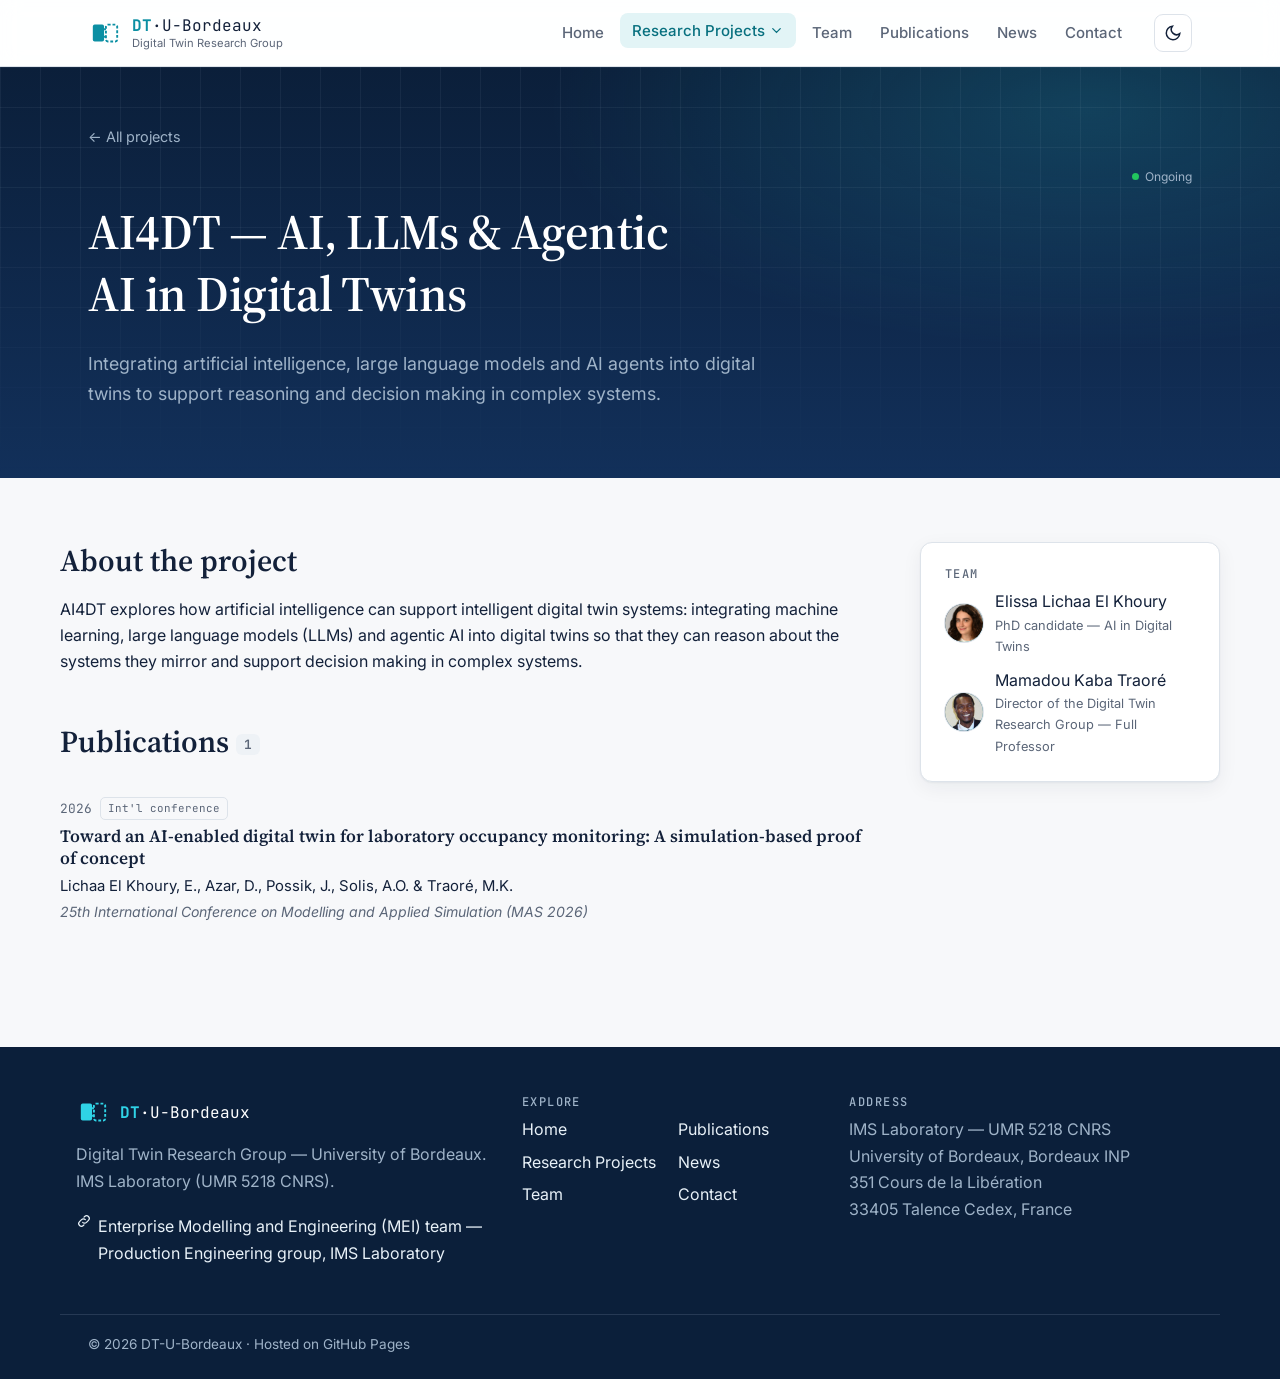
<file: ai4dt.html>
<!DOCTYPE html>
<html lang="en">
<head>
<meta charset="UTF-8">
<meta name="viewport" content="width=device-width, initial-scale=1.0">
<title>AI4DT — DT-U-Bordeaux — Digital Twin Research Group, University of Bordeaux</title>
<meta name="description" content="Integrating artificial intelligence, large language models and AI agents into digital twins to support reasoning and decision making in complex systems.">
<link rel="icon" href="favicon.svg" type="image/svg+xml">
<link rel="preconnect" href="https://fonts.googleapis.com">
<link rel="preconnect" href="https://fonts.gstatic.com" crossorigin>
<link href="https://fonts.googleapis.com/css2?family=Inter:wght@400;500;600&family=JetBrains+Mono:wght@400;500;600&family=Source+Serif+4:opsz,wght@8..60,500;8..60,600&display=swap" rel="stylesheet">
<link rel="stylesheet" href="styles.css?v=41">
<script>try{var t=localStorage.getItem("theme");if(t)document.documentElement.dataset.theme=t}catch(e){}</script>
</head>
<body data-page="project" data-project="ai4dt">
<header id="site-header"></header>
<main>
  <div id="project-root"></div>
</main>
<footer id="site-footer"></footer>
<script src="data.js?v=41"></script>
<script src="app.js?v=41"></script>
</body>
</html>
</file>
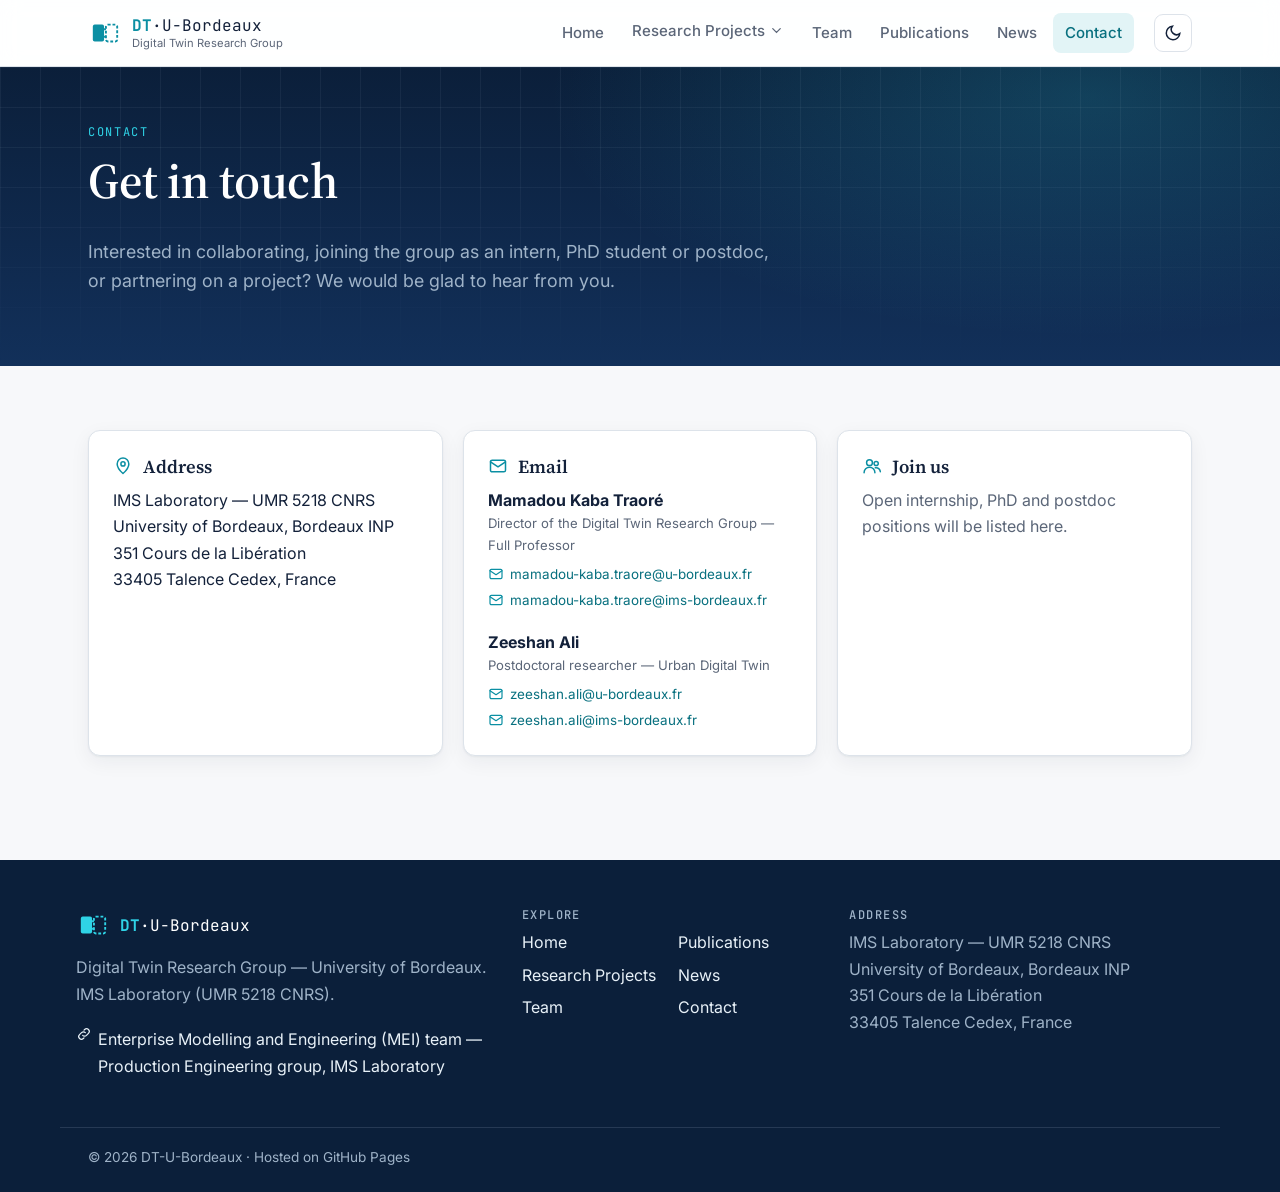
<file: contact.html>
<!DOCTYPE html>
<html lang="en">
<head>
<meta charset="UTF-8">
<meta name="viewport" content="width=device-width, initial-scale=1.0">
<title>Contact — DT-U-Bordeaux — Digital Twin Research Group, University of Bordeaux</title>
<meta name="description" content="Contact the Digital Twin Research Group, University of Bordeaux.">
<link rel="icon" href="favicon.svg" type="image/svg+xml">
<link rel="preconnect" href="https://fonts.googleapis.com">
<link rel="preconnect" href="https://fonts.gstatic.com" crossorigin>
<link href="https://fonts.googleapis.com/css2?family=Inter:wght@400;500;600&family=JetBrains+Mono:wght@400;500;600&family=Source+Serif+4:opsz,wght@8..60,500;8..60,600&display=swap" rel="stylesheet">
<link rel="stylesheet" href="styles.css?v=41">
<script>try{var t=localStorage.getItem("theme");if(t)document.documentElement.dataset.theme=t}catch(e){}</script>
</head>
<body data-page="contact">
<header id="site-header"></header>
<main>
  <section class="page-hero">
    <div class="wrap">
      <span class="eyebrow">Contact</span>
      <h1>Get in touch</h1>
      <p class="lead">Interested in collaborating, joining the group as an intern, PhD student or postdoc, or partnering on a project? We would be glad to hear from you.</p>
    </div>
  </section>
  <section class="section">
    <div class="wrap contact-grid">
      <div class="card">
        <h3><svg class="ico" viewBox="0 0 24 24" fill="none" stroke="currentColor" stroke-width="1.8" stroke-linecap="round" stroke-linejoin="round"><path d="M12 21s-7-6.2-7-11.5a7 7 0 0 1 14 0C19 14.8 12 21 12 21Z"/><circle cx="12" cy="9.5" r="2.5"/></svg>Address</h3>
        <p id="contact-address"></p>
      </div>
      <div class="card">
        <h3><svg class="ico" viewBox="0 0 24 24" fill="none" stroke="currentColor" stroke-width="1.8" stroke-linecap="round" stroke-linejoin="round"><rect x="3" y="5" width="18" height="14" rx="2"/><path d="m3 7 9 6 9-6"/></svg>Email</h3>
        <div id="contact-email"></div>
      </div>
      <div class="card">
        <h3><svg class="ico" viewBox="0 0 24 24" fill="none" stroke="currentColor" stroke-width="1.8" stroke-linecap="round" stroke-linejoin="round"><circle cx="9" cy="8" r="3.5"/><path d="M2.5 20a6.5 6.5 0 0 1 13 0"/><circle cx="17" cy="9" r="2.5"/><path d="M16 14.2a5 5 0 0 1 6 4.8"/></svg>Join us</h3>
        <p class="muted">Open internship, PhD and postdoc positions will be listed here.</p>
      </div>
    </div>
  </section>
</main>
<footer id="site-footer"></footer>
<script src="data.js?v=41"></script>
<script src="app.js?v=41"></script>
</body>
</html>
</file>
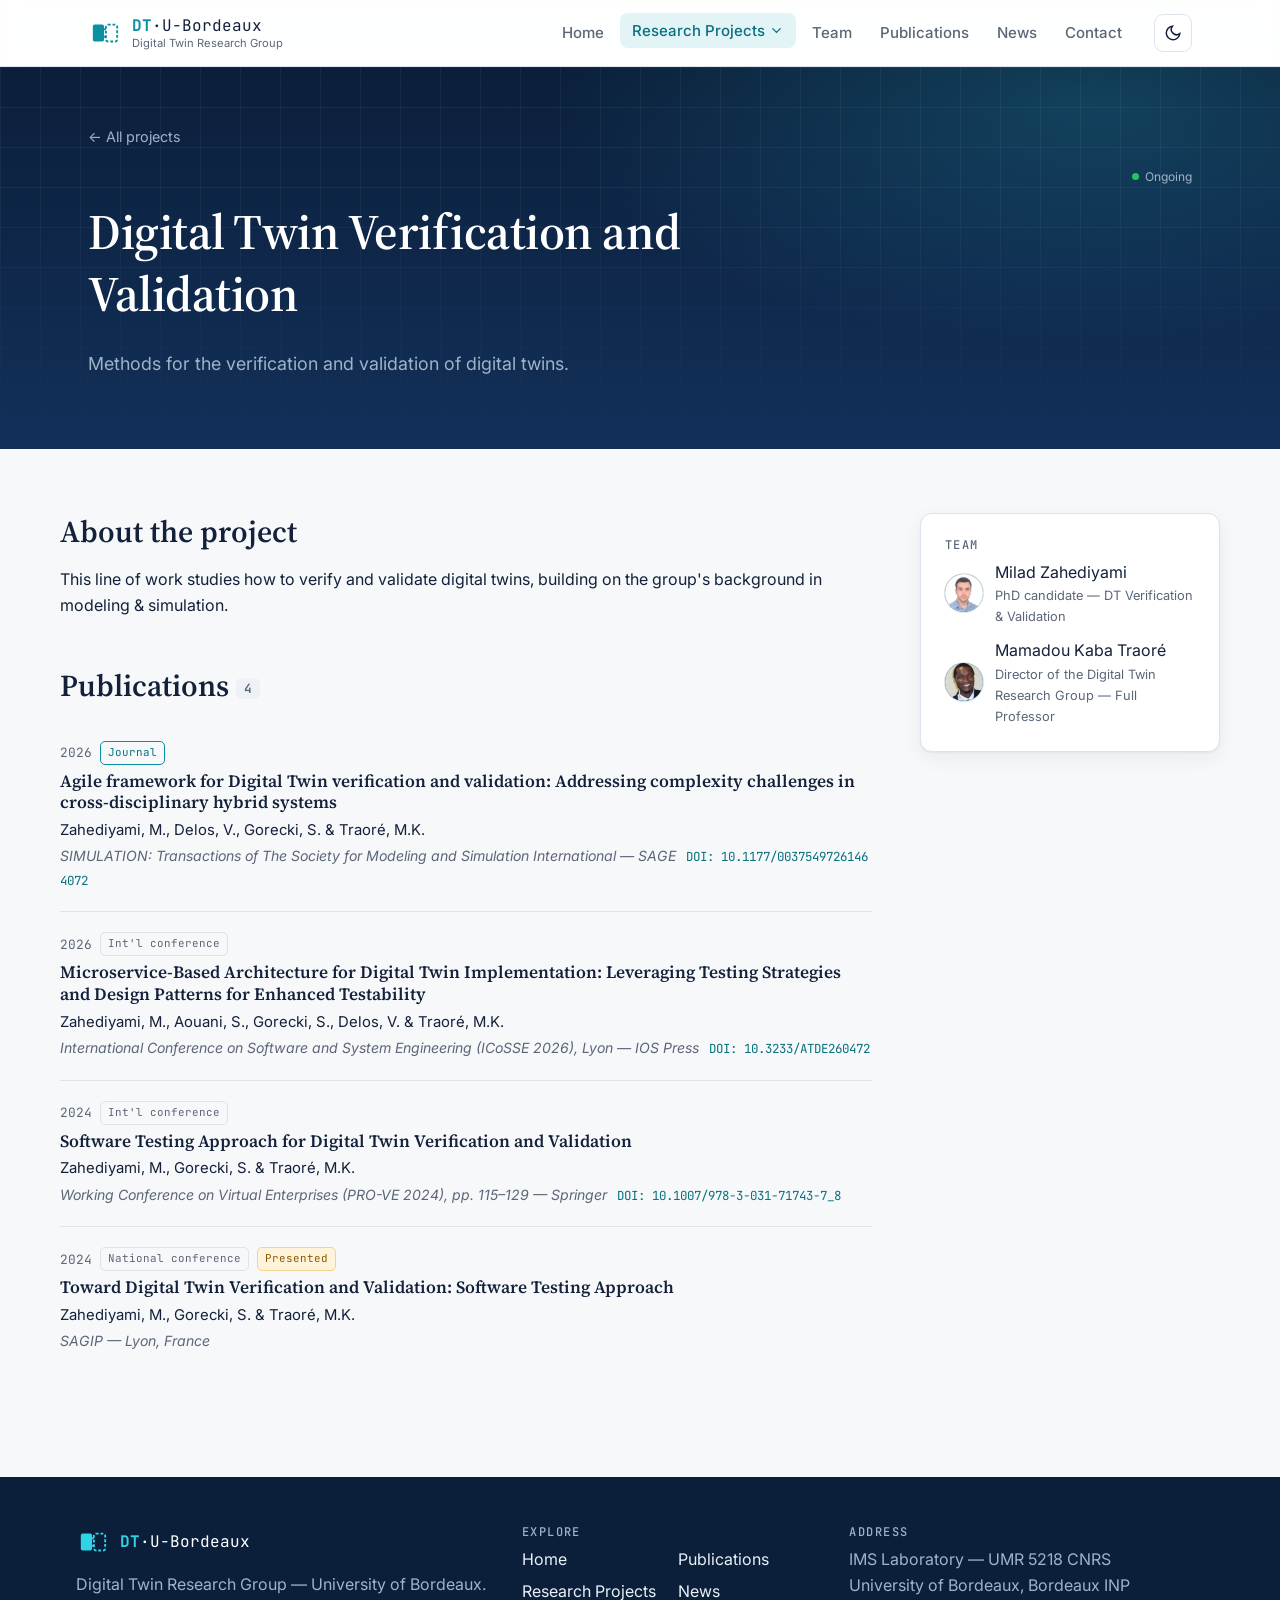
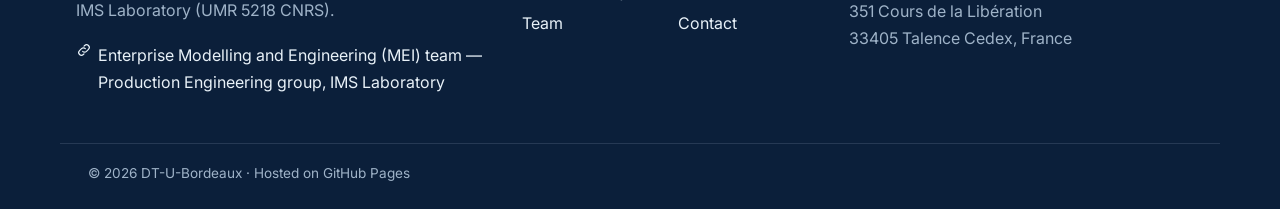
<file: dt-vv.html>
<!DOCTYPE html>
<html lang="en">
<head>
<meta charset="UTF-8">
<meta name="viewport" content="width=device-width, initial-scale=1.0">
<title>DT V&amp;V — DT-U-Bordeaux — Digital Twin Research Group, University of Bordeaux</title>
<meta name="description" content="Methods for the verification and validation of digital twins.">
<link rel="icon" href="favicon.svg" type="image/svg+xml">
<link rel="preconnect" href="https://fonts.googleapis.com">
<link rel="preconnect" href="https://fonts.gstatic.com" crossorigin>
<link href="https://fonts.googleapis.com/css2?family=Inter:wght@400;500;600&family=JetBrains+Mono:wght@400;500;600&family=Source+Serif+4:opsz,wght@8..60,500;8..60,600&display=swap" rel="stylesheet">
<link rel="stylesheet" href="styles.css?v=41">
<script>try{var t=localStorage.getItem("theme");if(t)document.documentElement.dataset.theme=t}catch(e){}</script>
</head>
<body data-page="project" data-project="dt-vv">
<header id="site-header"></header>
<main>
  <div id="project-root"></div>
</main>
<footer id="site-footer"></footer>
<script src="data.js?v=41"></script>
<script src="app.js?v=41"></script>
</body>
</html>
</file>
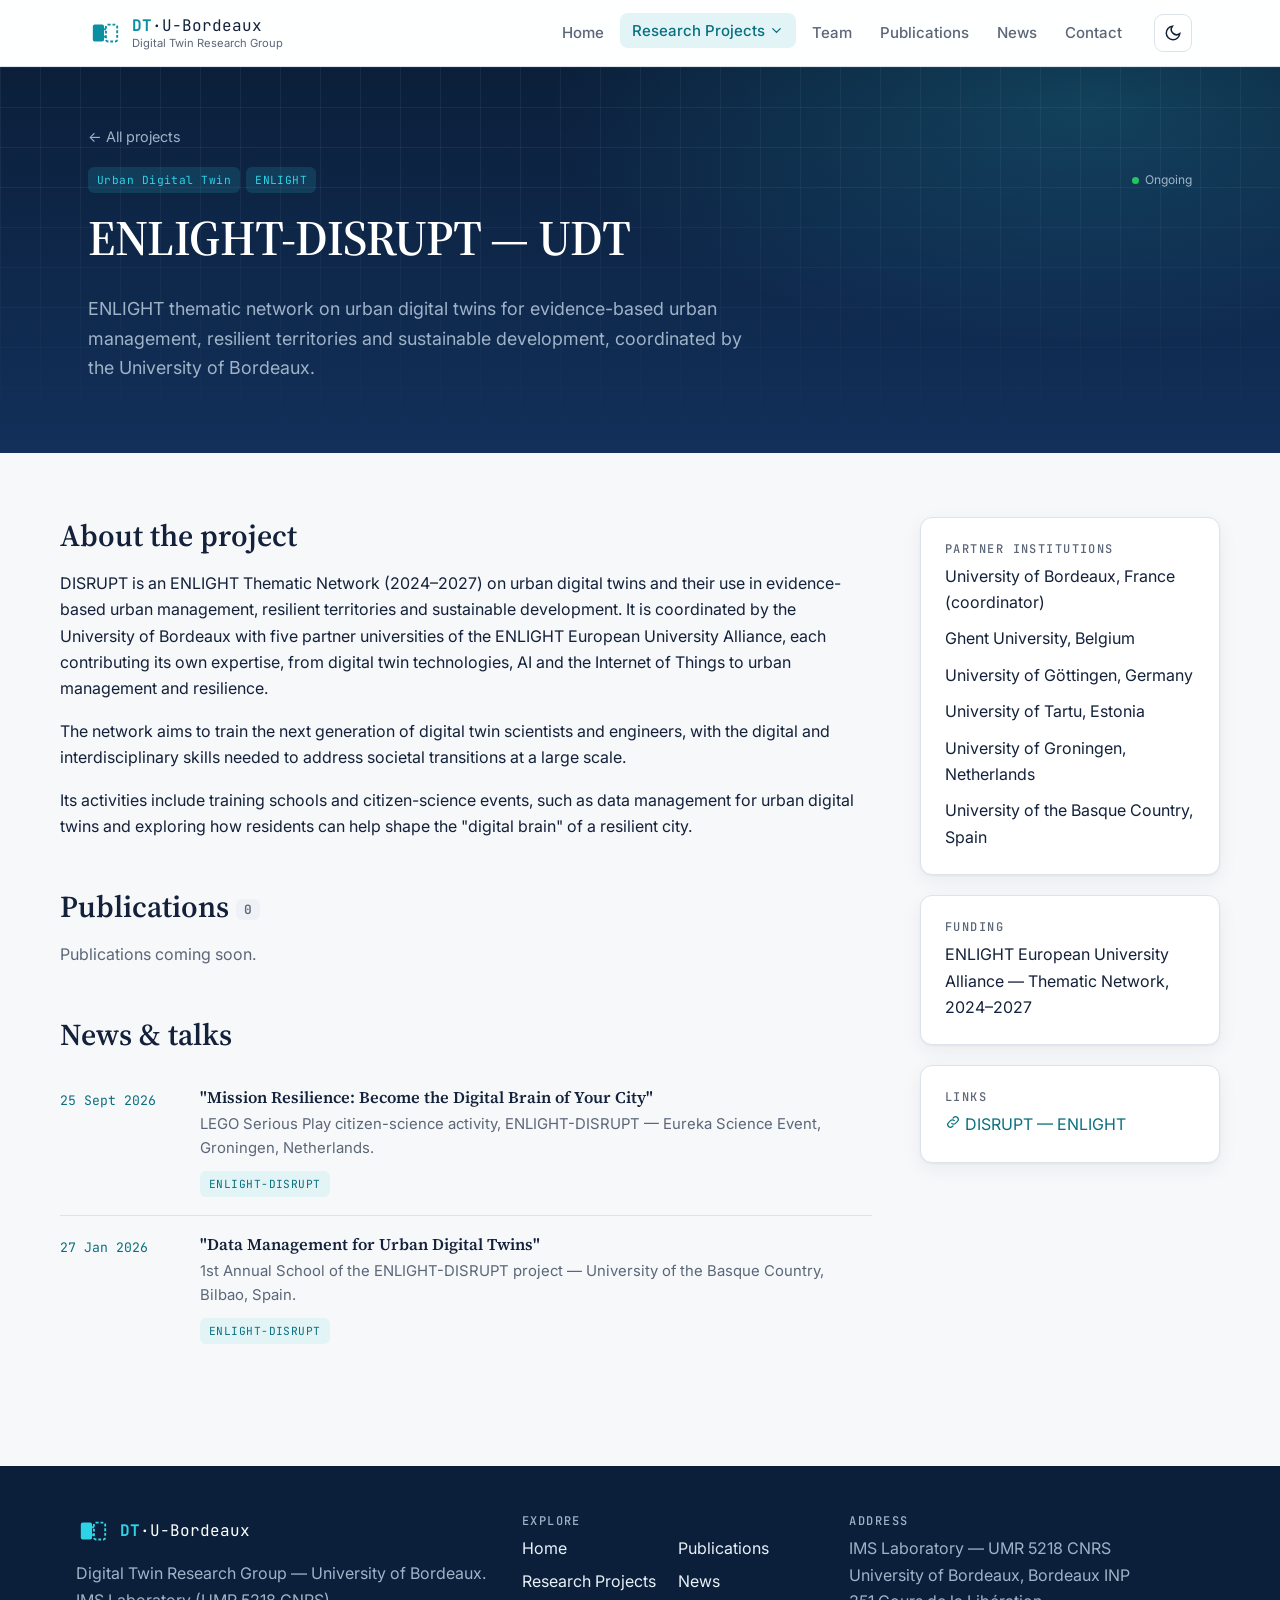
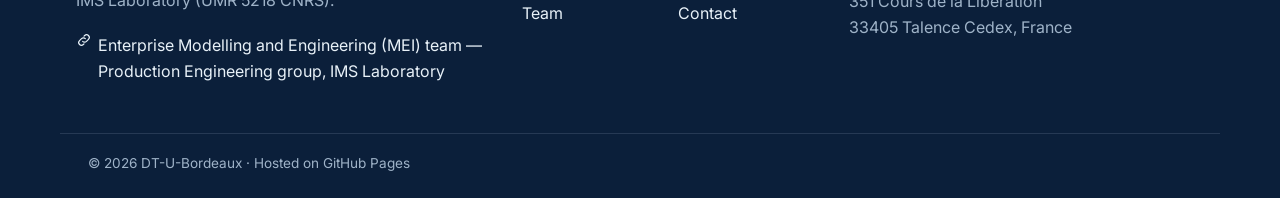
<file: enlight-disrupt.html>
<!DOCTYPE html>
<html lang="en">
<head>
<meta charset="UTF-8">
<meta name="viewport" content="width=device-width, initial-scale=1.0">
<title>ENLIGHT-DISRUPT — DT-U-Bordeaux — Digital Twin Research Group, University of Bordeaux</title>
<meta name="description" content="ENLIGHT thematic network on urban digital twins for evidence-based urban management, resilient territories and sustainable development, coordinated by the University of Bordeaux.">
<link rel="icon" href="favicon.svg" type="image/svg+xml">
<link rel="preconnect" href="https://fonts.googleapis.com">
<link rel="preconnect" href="https://fonts.gstatic.com" crossorigin>
<link href="https://fonts.googleapis.com/css2?family=Inter:wght@400;500;600&family=JetBrains+Mono:wght@400;500;600&family=Source+Serif+4:opsz,wght@8..60,500;8..60,600&display=swap" rel="stylesheet">
<link rel="stylesheet" href="styles.css?v=41">
<script>try{var t=localStorage.getItem("theme");if(t)document.documentElement.dataset.theme=t}catch(e){}</script>
</head>
<body data-page="project" data-project="enlight-disrupt">
<header id="site-header"></header>
<main>
  <div id="project-root"></div>
</main>
<footer id="site-footer"></footer>
<script src="data.js?v=41"></script>
<script src="app.js?v=41"></script>
</body>
</html>
</file>
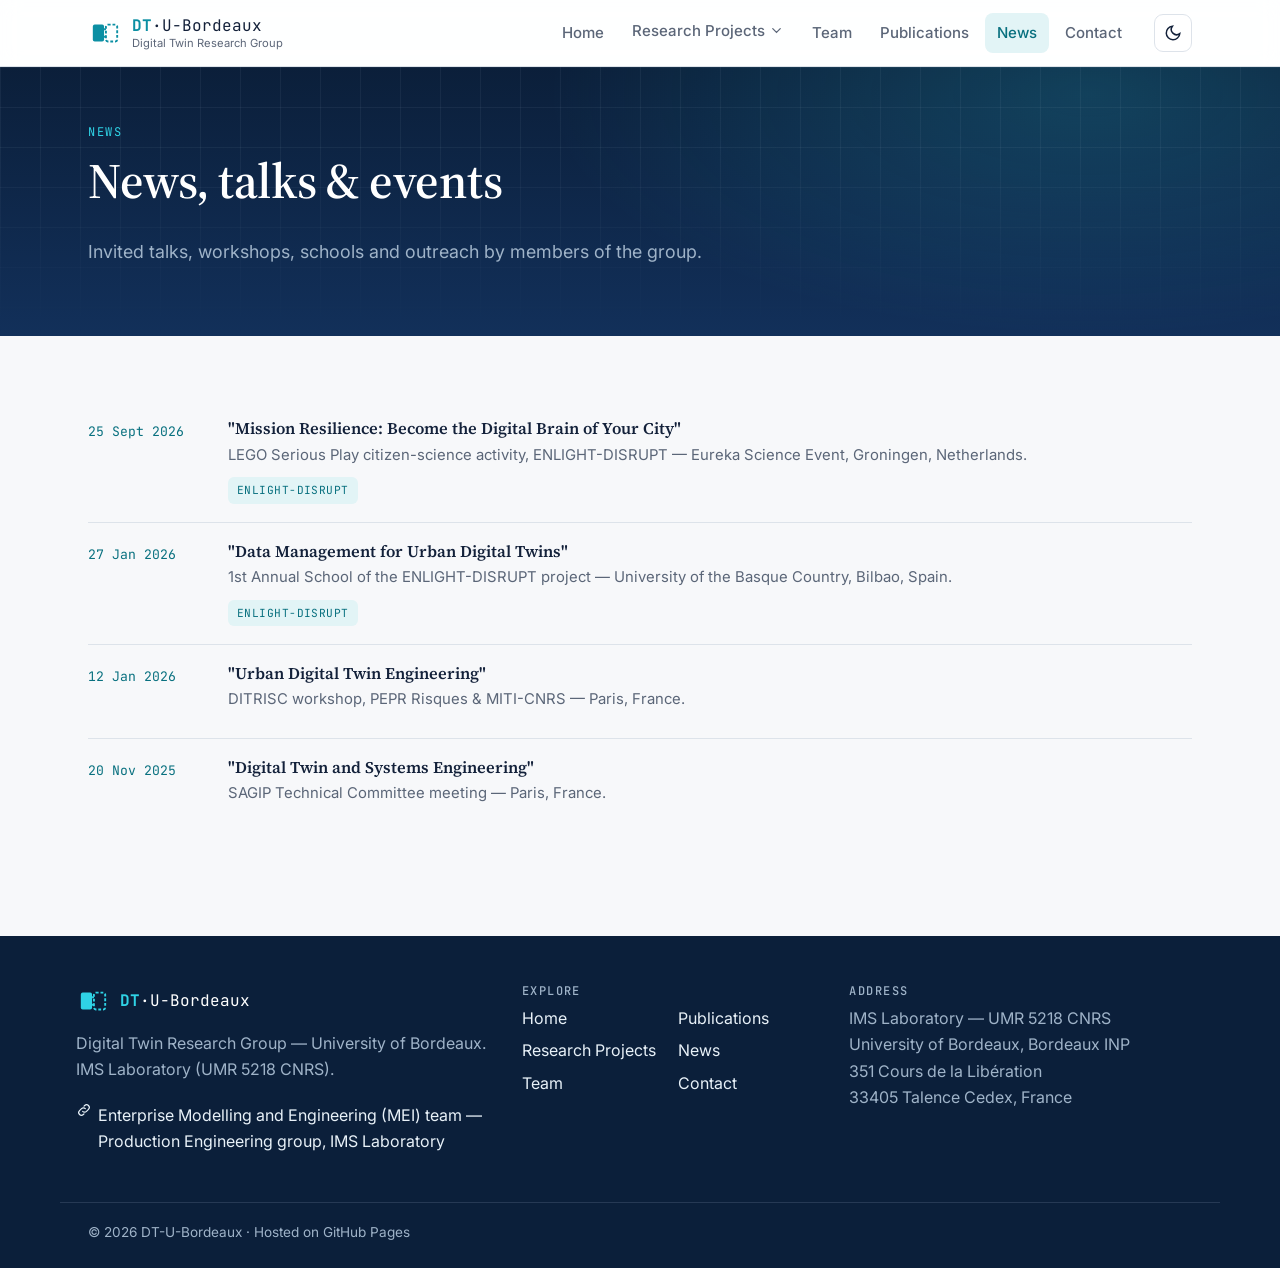
<file: news.html>
<!DOCTYPE html>
<html lang="en">
<head>
<meta charset="UTF-8">
<meta name="viewport" content="width=device-width, initial-scale=1.0">
<title>News — DT-U-Bordeaux — Digital Twin Research Group, University of Bordeaux</title>
<meta name="description" content="News, talks and events of the Digital Twin Research Group, University of Bordeaux.">
<link rel="icon" href="favicon.svg" type="image/svg+xml">
<link rel="preconnect" href="https://fonts.googleapis.com">
<link rel="preconnect" href="https://fonts.gstatic.com" crossorigin>
<link href="https://fonts.googleapis.com/css2?family=Inter:wght@400;500;600&family=JetBrains+Mono:wght@400;500;600&family=Source+Serif+4:opsz,wght@8..60,500;8..60,600&display=swap" rel="stylesheet">
<link rel="stylesheet" href="styles.css?v=41">
<script>try{var t=localStorage.getItem("theme");if(t)document.documentElement.dataset.theme=t}catch(e){}</script>
</head>
<body data-page="news">
<header id="site-header"></header>
<main>
  <section class="page-hero">
    <div class="wrap">
      <span class="eyebrow">News</span>
      <h1>News, talks &amp; events</h1>
      <p class="lead">Invited talks, workshops, schools and outreach by members of the group.</p>
    </div>
  </section>
  <section class="section">
    <div class="wrap"><ul class="news" id="news-list"></ul></div>
  </section>
</main>
<footer id="site-footer"></footer>
<script src="data.js?v=41"></script>
<script src="app.js?v=41"></script>
</body>
</html>
</file>
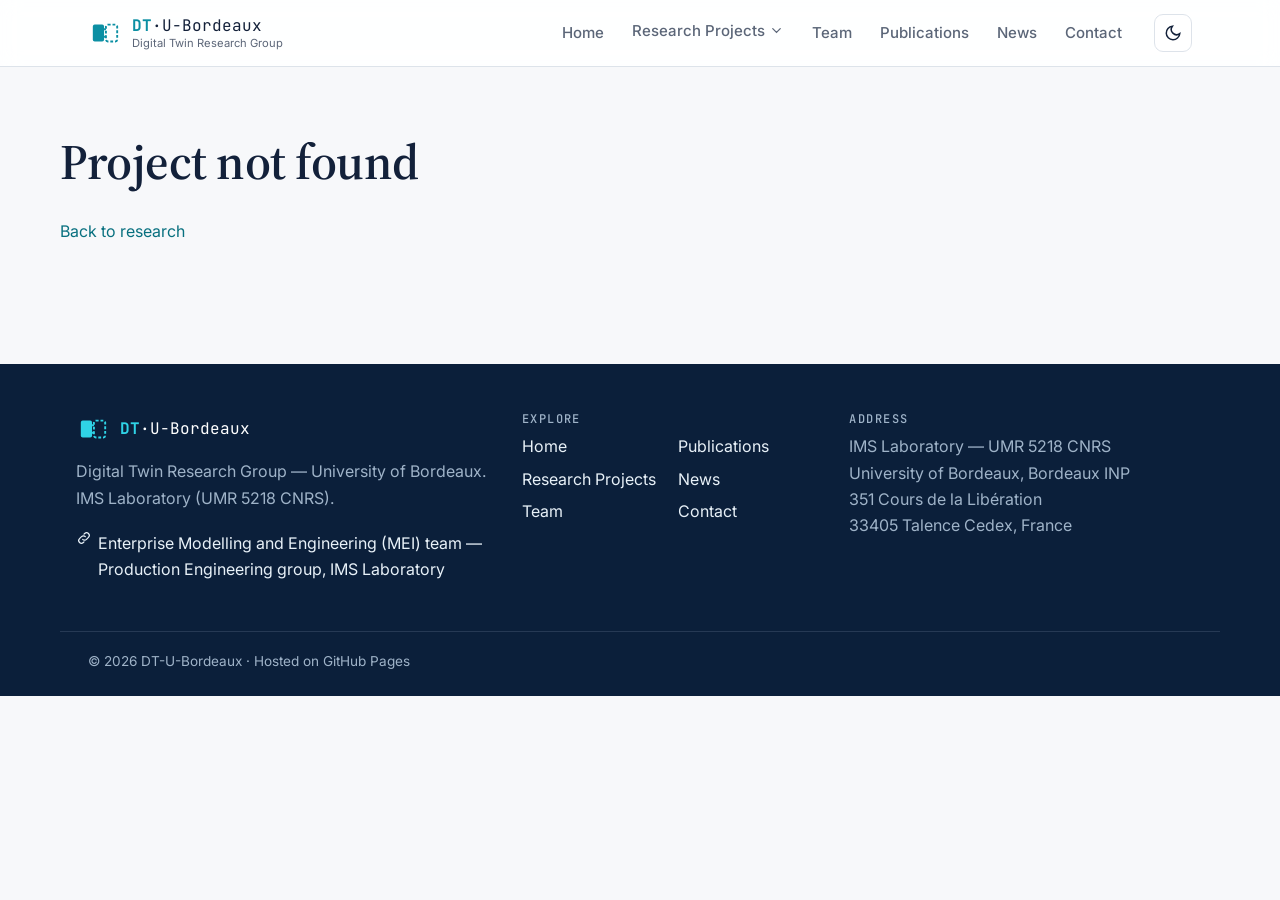
<file: project.html>
<!DOCTYPE html>
<html lang="en">
<head>
<meta charset="UTF-8">
<meta name="viewport" content="width=device-width, initial-scale=1.0">
<title>Project — DT-U-Bordeaux — Digital Twin Research Group, University of Bordeaux</title>
<meta name="description" content="Research project of the Digital Twin Research Group, University of Bordeaux.">
<link rel="icon" href="favicon.svg" type="image/svg+xml">
<link rel="preconnect" href="https://fonts.googleapis.com">
<link rel="preconnect" href="https://fonts.gstatic.com" crossorigin>
<link href="https://fonts.googleapis.com/css2?family=Inter:wght@400;500;600&family=JetBrains+Mono:wght@400;500;600&family=Source+Serif+4:opsz,wght@8..60,500;8..60,600&display=swap" rel="stylesheet">
<link rel="stylesheet" href="styles.css">
<script>try{var t=localStorage.getItem("theme");if(t)document.documentElement.dataset.theme=t}catch(e){}</script>
</head>
<body data-page="project">
<header id="site-header"></header>
<main>
  <div id="project-root"></div>
</main>
<footer id="site-footer"></footer>
<script src="data.js"></script>
<script src="app.js"></script>
</body>
</html>
</file>
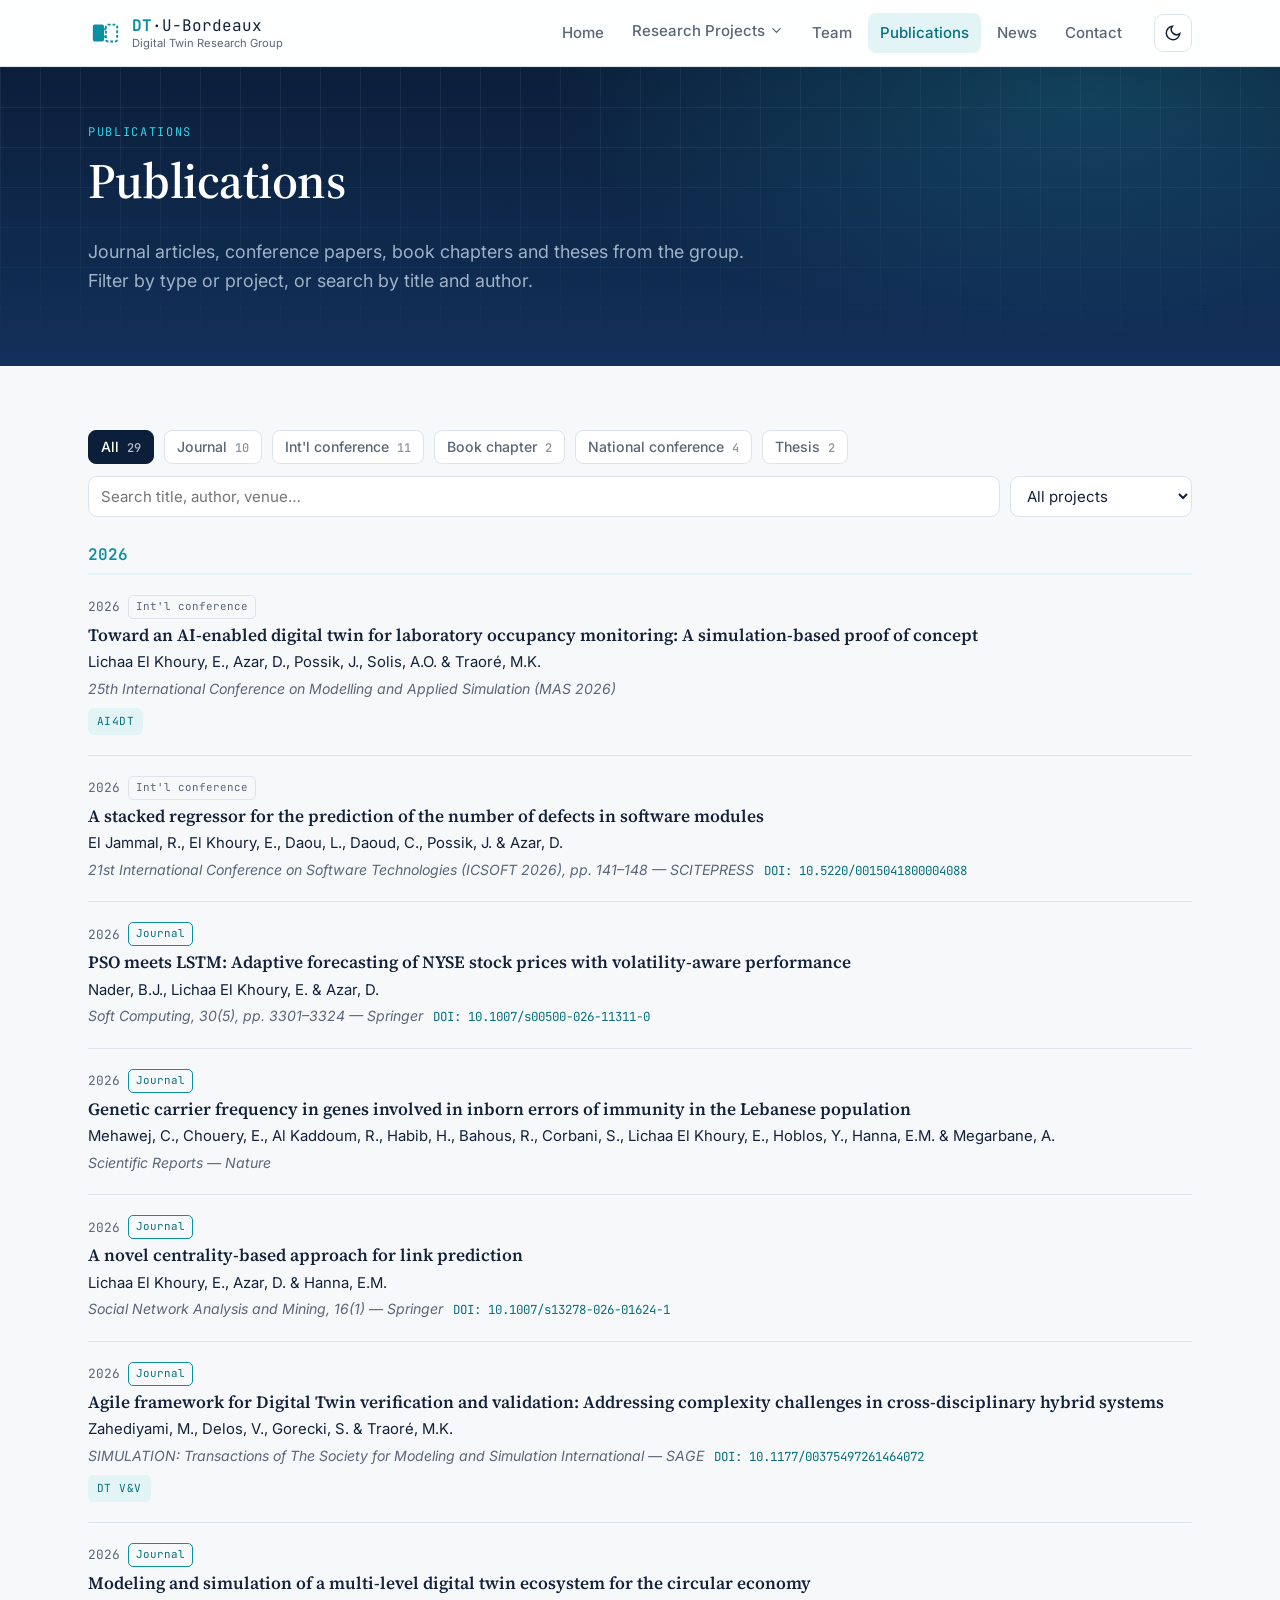
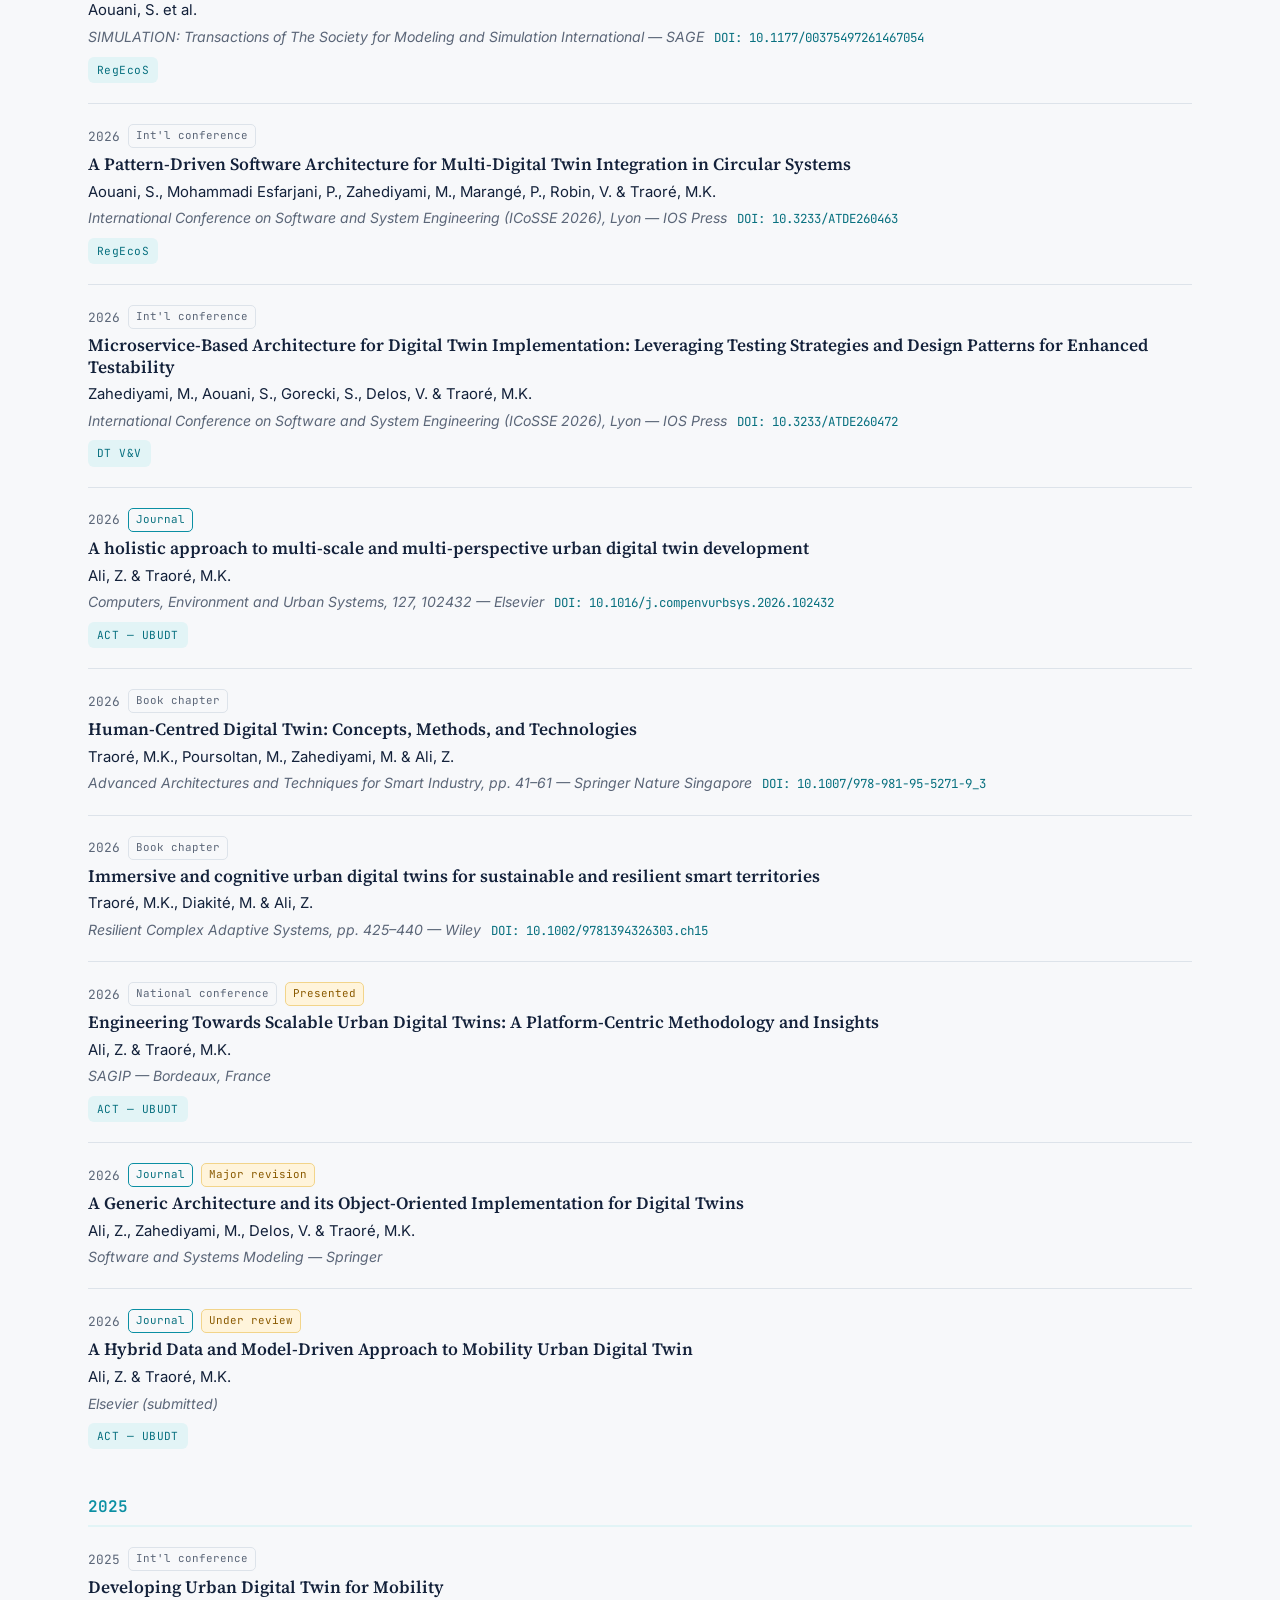
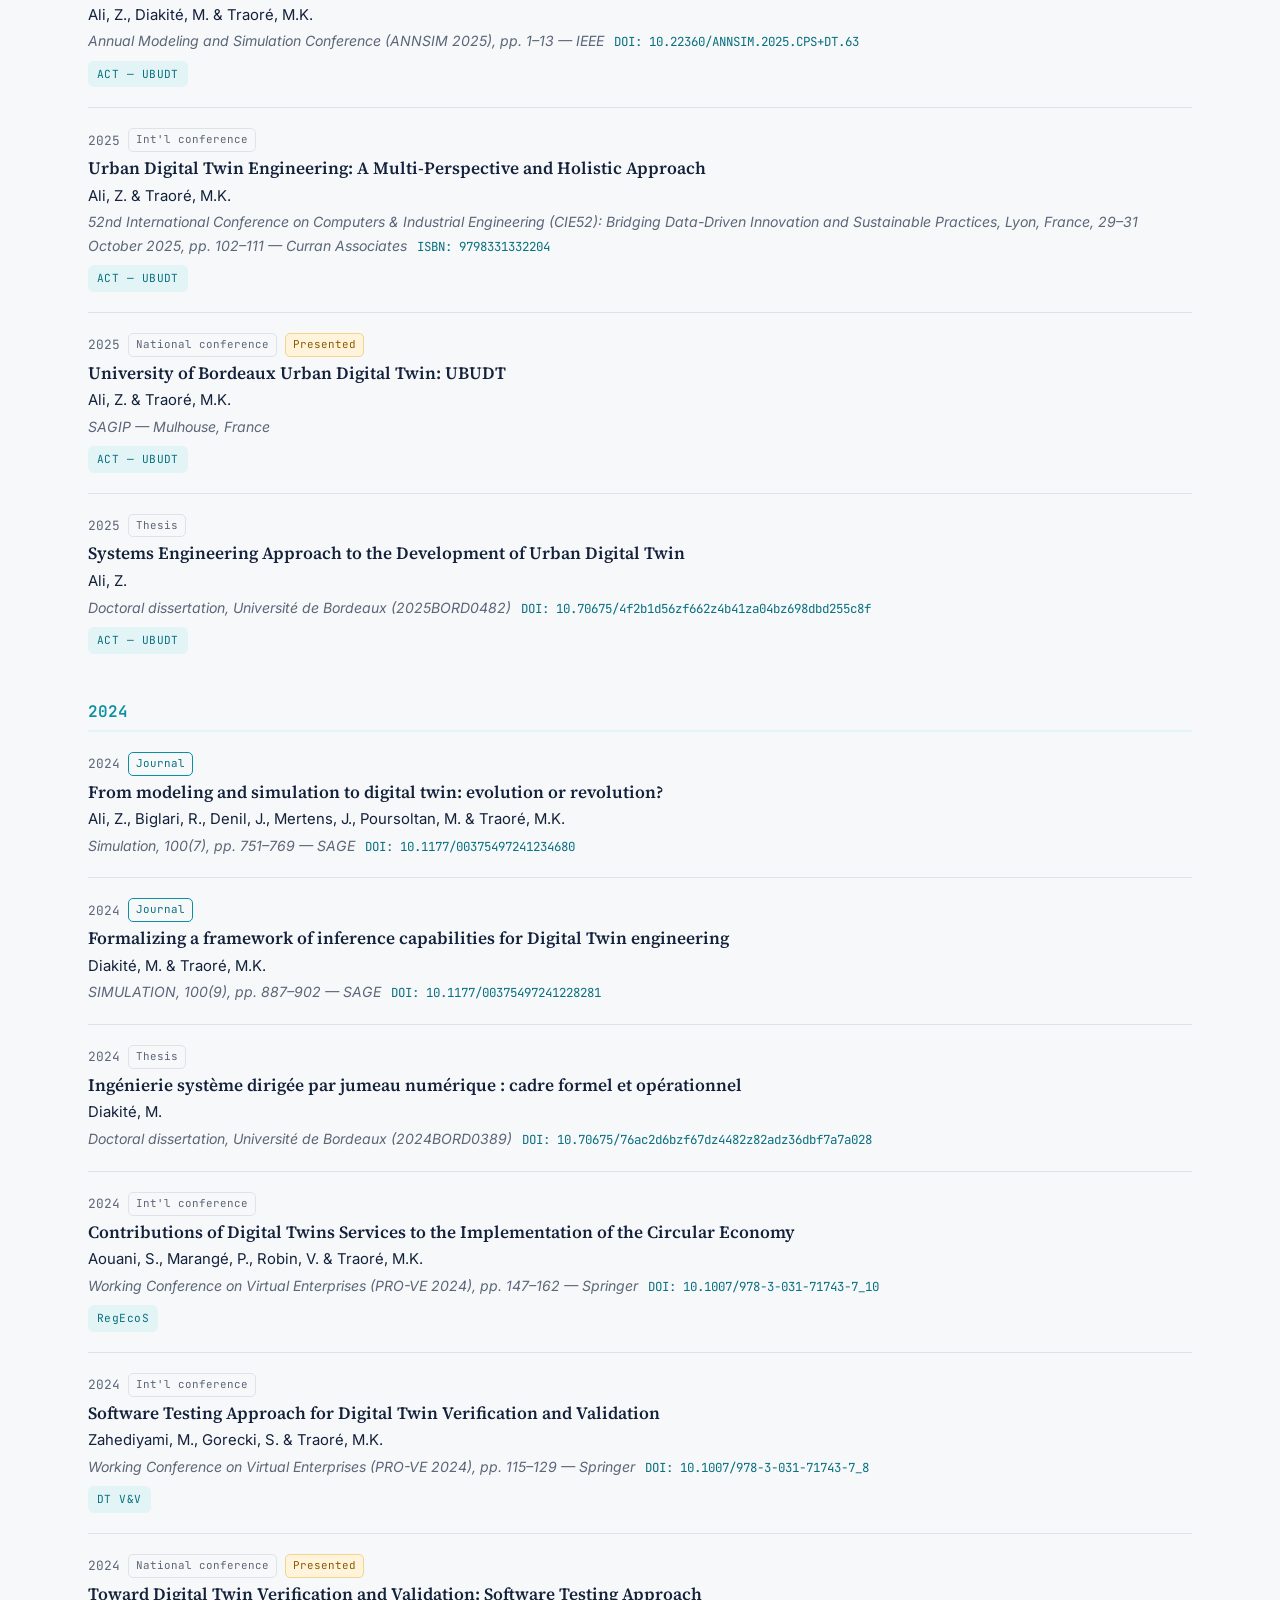
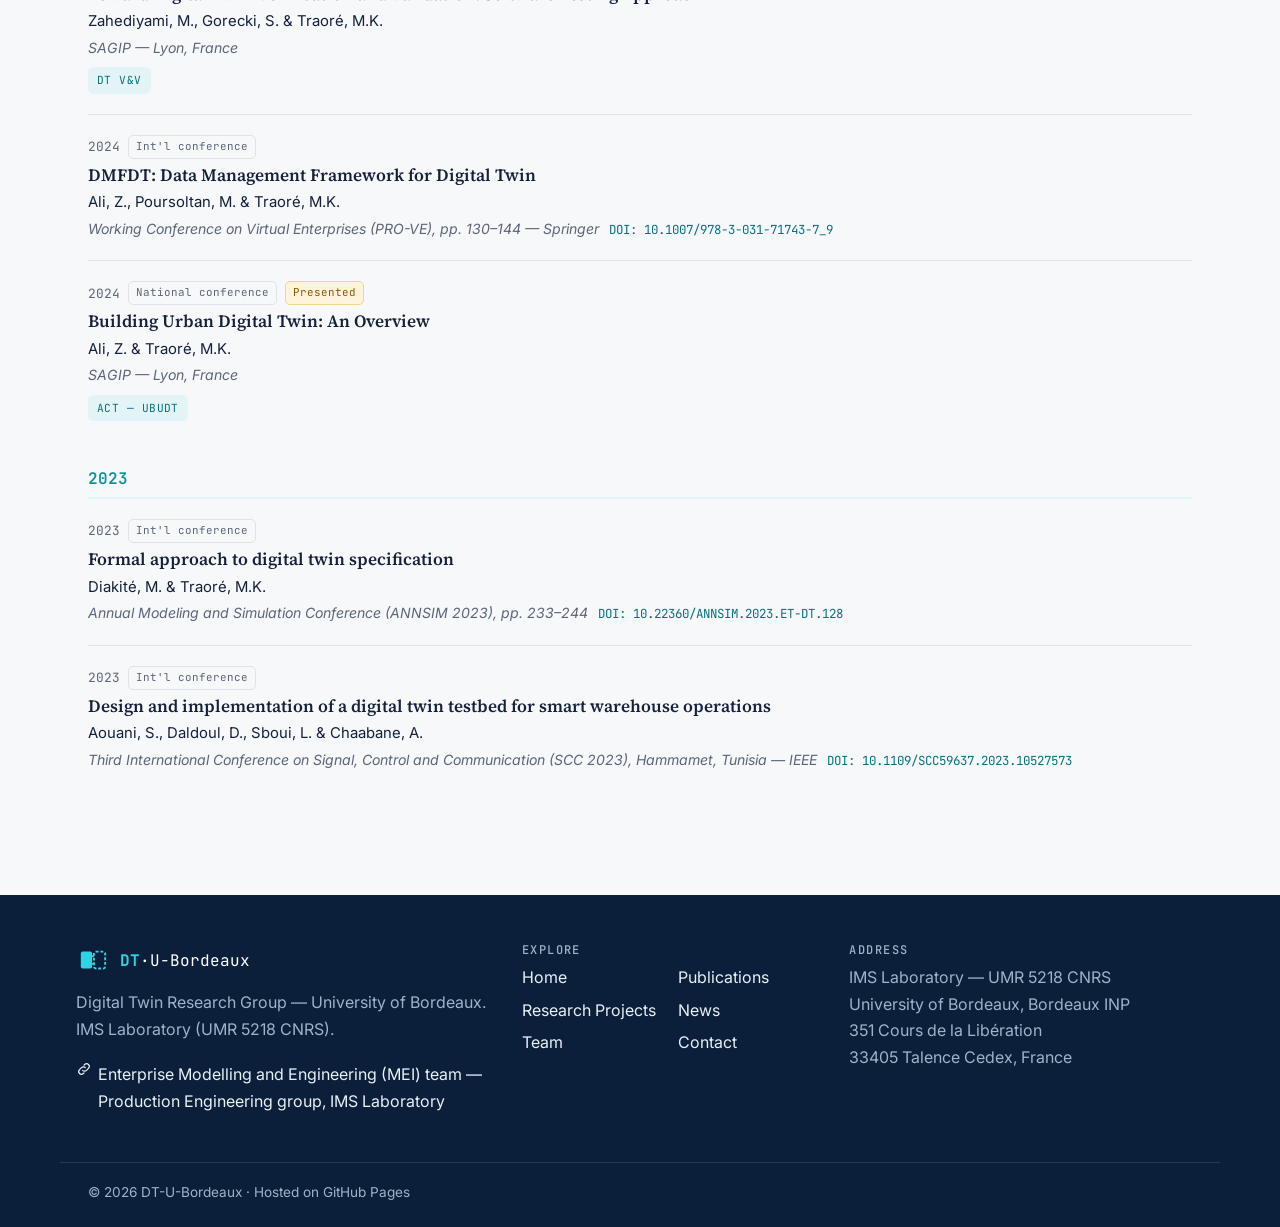
<file: publications.html>
<!DOCTYPE html>
<html lang="en">
<head>
<meta charset="UTF-8">
<meta name="viewport" content="width=device-width, initial-scale=1.0">
<title>Publications — DT-U-Bordeaux — Digital Twin Research Group, University of Bordeaux</title>
<meta name="description" content="Publications of the Digital Twin Research Group, University of Bordeaux.">
<link rel="icon" href="favicon.svg" type="image/svg+xml">
<link rel="preconnect" href="https://fonts.googleapis.com">
<link rel="preconnect" href="https://fonts.gstatic.com" crossorigin>
<link href="https://fonts.googleapis.com/css2?family=Inter:wght@400;500;600&family=JetBrains+Mono:wght@400;500;600&family=Source+Serif+4:opsz,wght@8..60,500;8..60,600&display=swap" rel="stylesheet">
<link rel="stylesheet" href="styles.css?v=41">
<script>try{var t=localStorage.getItem("theme");if(t)document.documentElement.dataset.theme=t}catch(e){}</script>
</head>
<body data-page="publications">
<header id="site-header"></header>
<main>
  <section class="page-hero">
    <div class="wrap">
      <span class="eyebrow">Publications</span>
      <h1>Publications</h1>
      <p class="lead">Journal articles, conference papers, book chapters and theses from the group. Filter by type or project, or search by title and author.</p>
    </div>
  </section>
  <section class="section">
    <div class="wrap">
      <div class="filters" id="pub-types"></div>
      <div class="controls">
        <input type="search" id="pub-search" placeholder="Search title, author, venue…" aria-label="Search publications">
        <select id="pub-project" aria-label="Filter by project"></select>
      </div>
      <div id="pub-list"></div>
    </div>
  </section>
</main>
<footer id="site-footer"></footer>
<script src="data.js?v=41"></script>
<script src="app.js?v=41"></script>
</body>
</html>
</file>
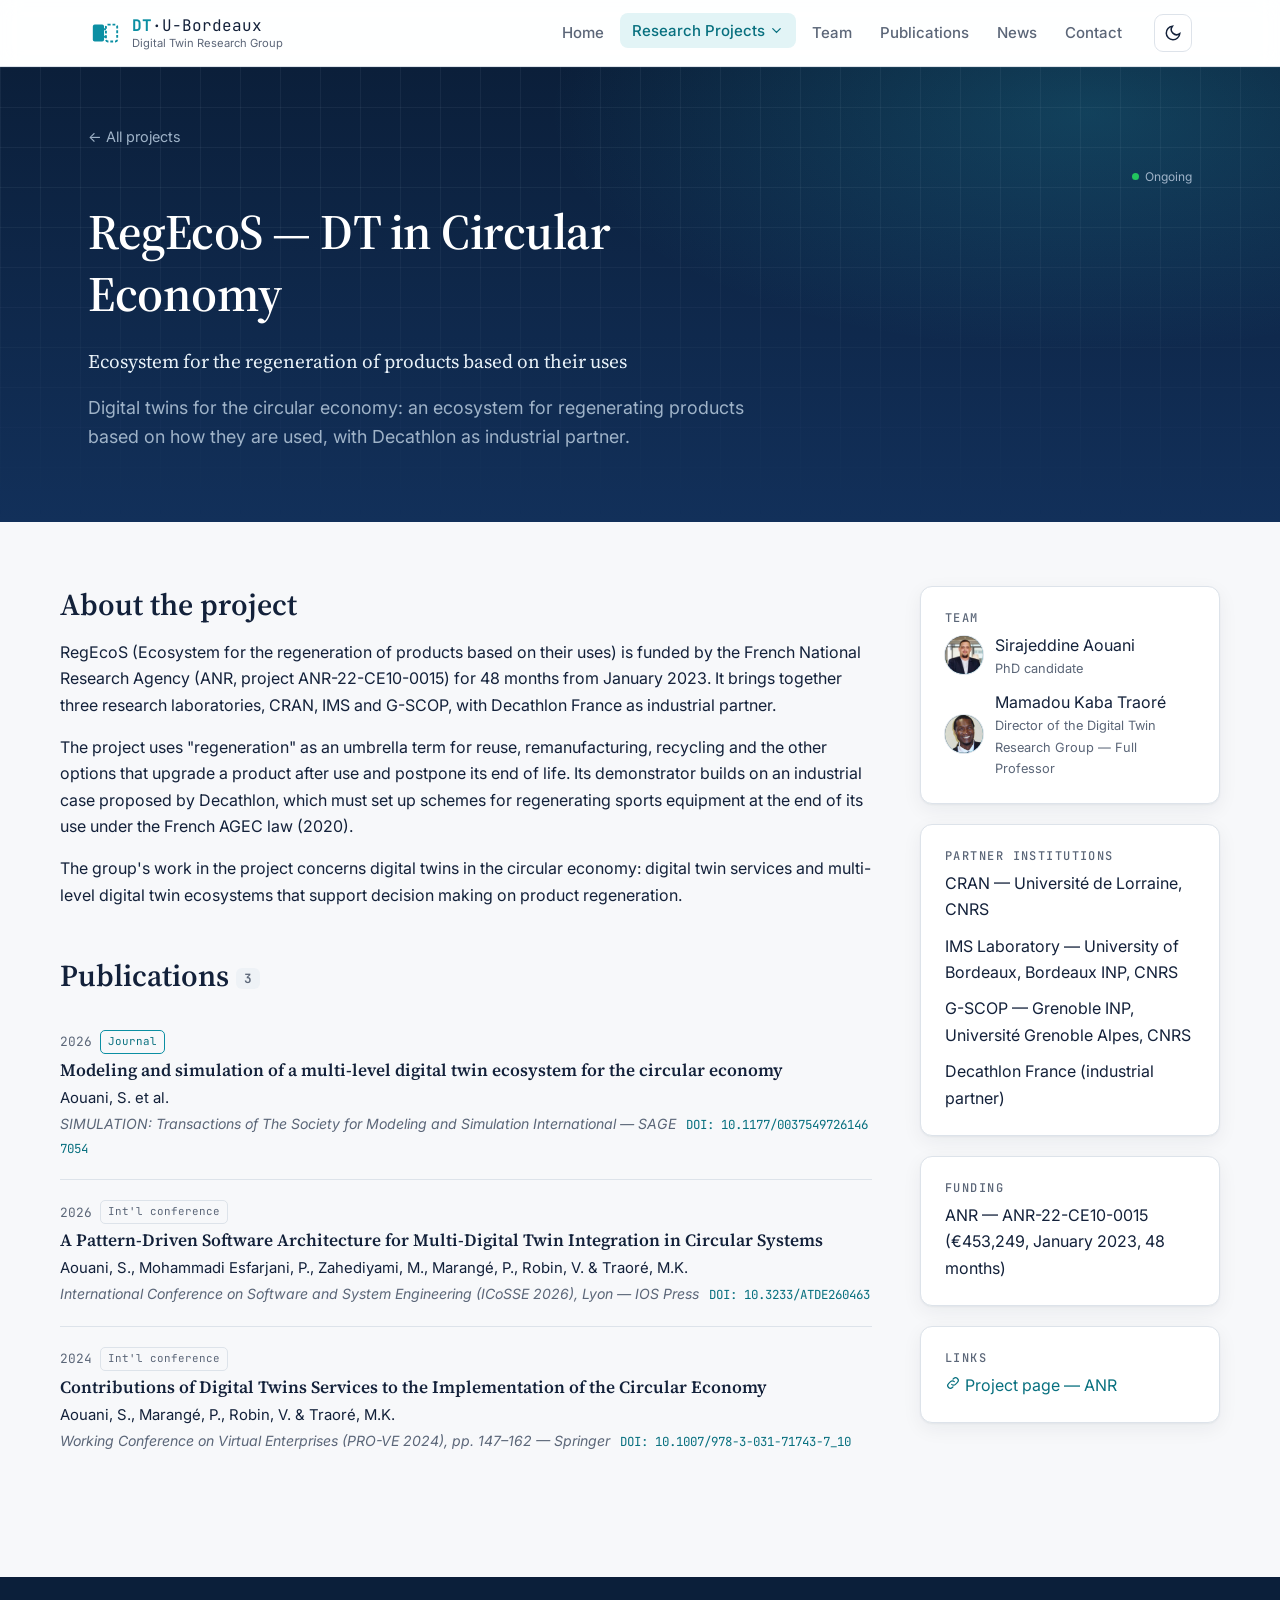
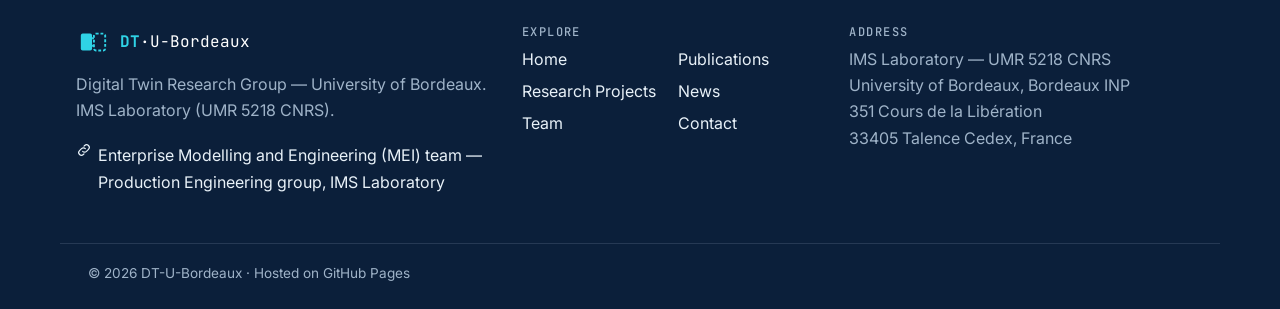
<file: regecos.html>
<!DOCTYPE html>
<html lang="en">
<head>
<meta charset="UTF-8">
<meta name="viewport" content="width=device-width, initial-scale=1.0">
<title>RegEcoS — DT-U-Bordeaux — Digital Twin Research Group, University of Bordeaux</title>
<meta name="description" content="Digital twins for the circular economy: an ecosystem for regenerating products based on how they are used, with Decathlon as industrial partner.">
<link rel="icon" href="favicon.svg" type="image/svg+xml">
<link rel="preconnect" href="https://fonts.googleapis.com">
<link rel="preconnect" href="https://fonts.gstatic.com" crossorigin>
<link href="https://fonts.googleapis.com/css2?family=Inter:wght@400;500;600&family=JetBrains+Mono:wght@400;500;600&family=Source+Serif+4:opsz,wght@8..60,500;8..60,600&display=swap" rel="stylesheet">
<link rel="stylesheet" href="styles.css?v=41">
<script>try{var t=localStorage.getItem("theme");if(t)document.documentElement.dataset.theme=t}catch(e){}</script>
</head>
<body data-page="project" data-project="regecos">
<header id="site-header"></header>
<main>
  <div id="project-root"></div>
</main>
<footer id="site-footer"></footer>
<script src="data.js?v=41"></script>
<script src="app.js?v=41"></script>
</body>
</html>
</file>
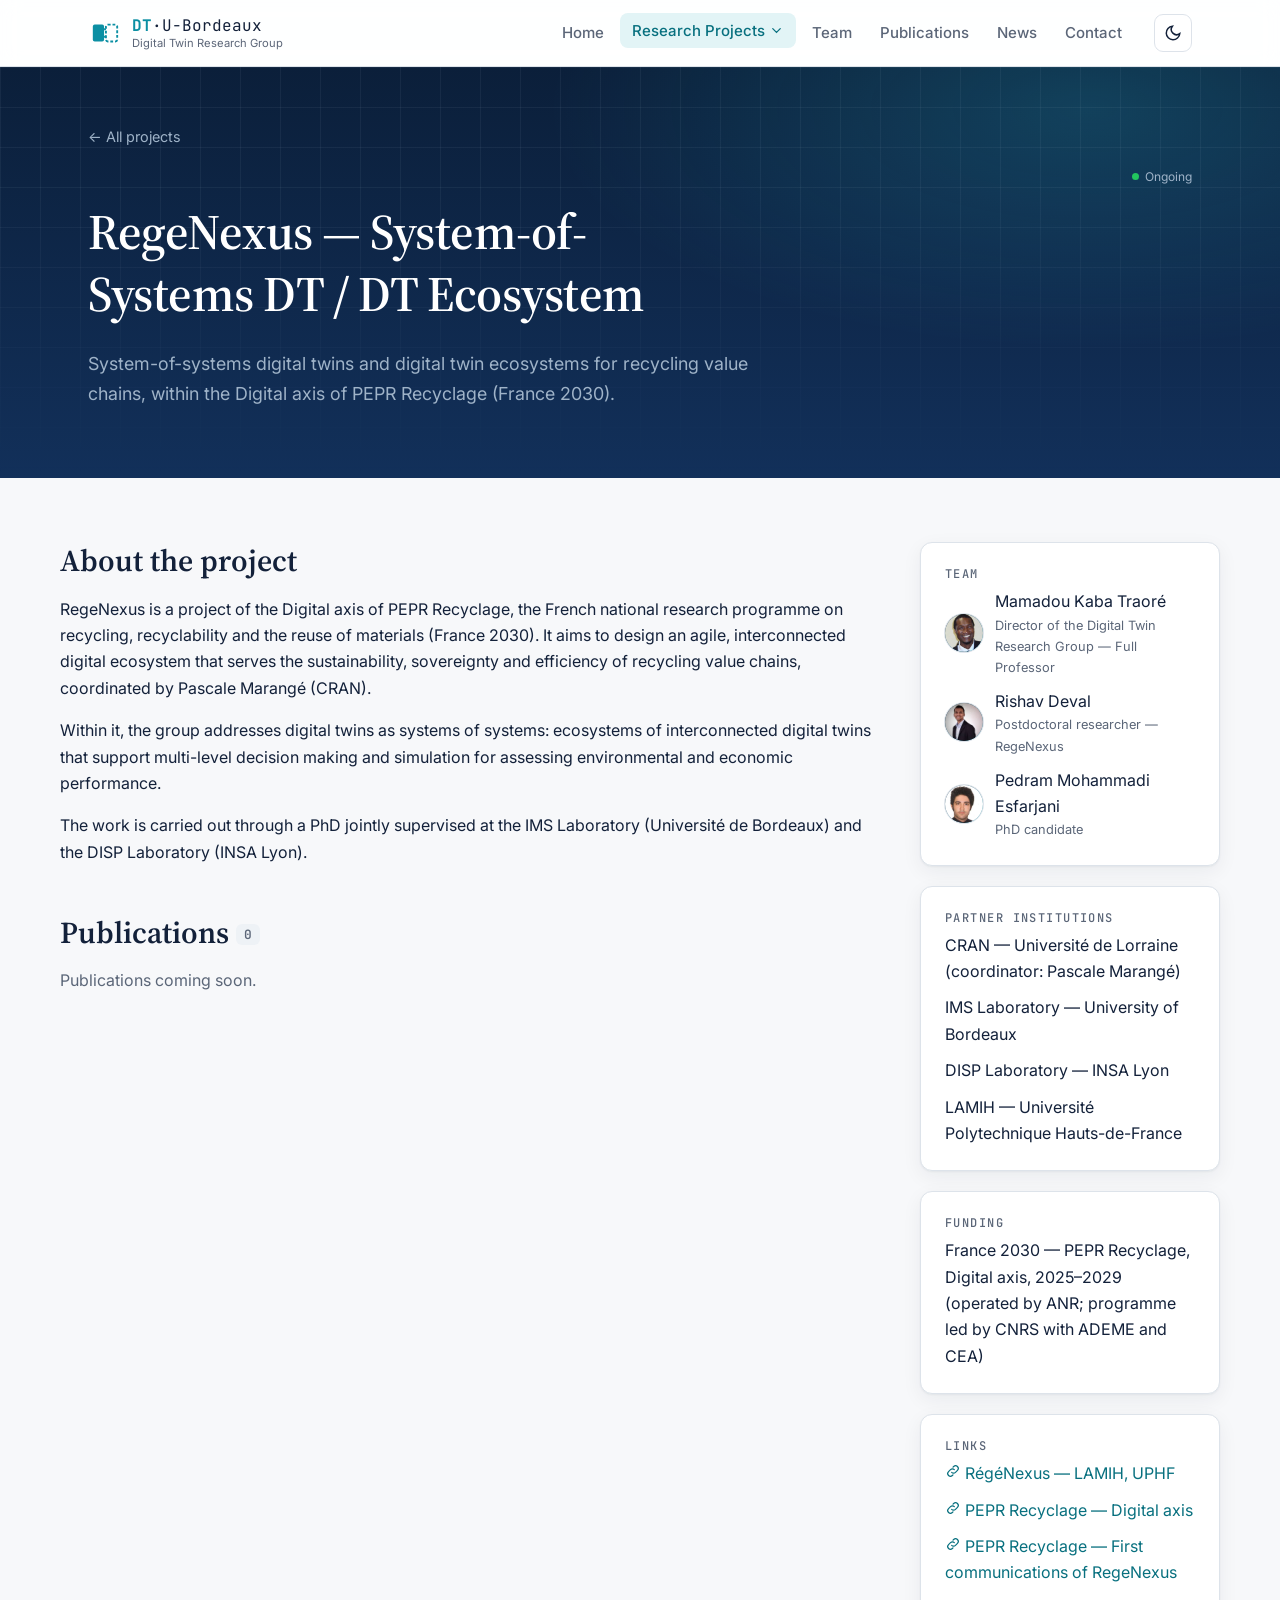
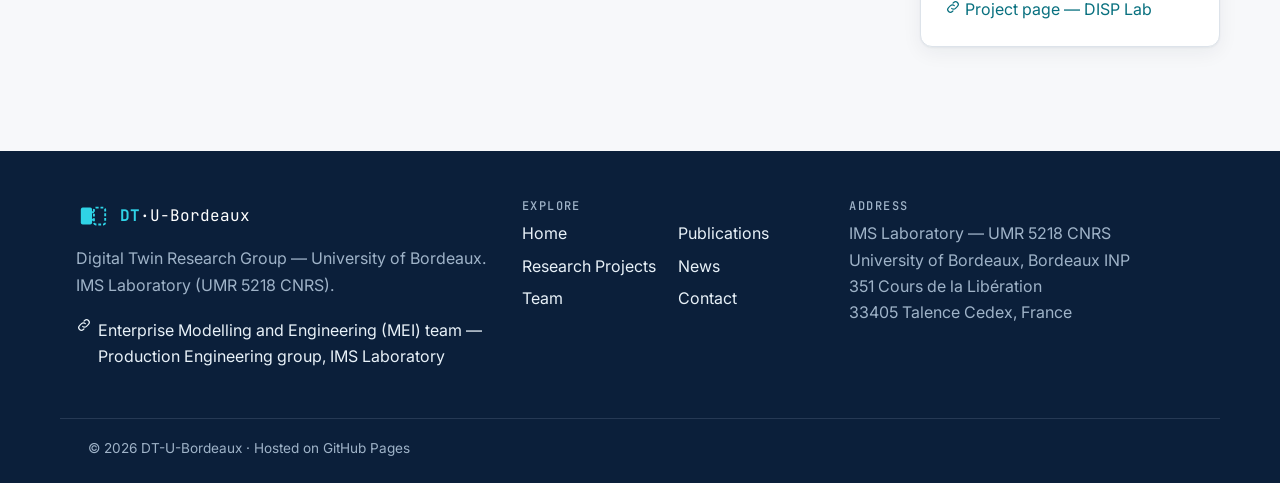
<file: regenexus.html>
<!DOCTYPE html>
<html lang="en">
<head>
<meta charset="UTF-8">
<meta name="viewport" content="width=device-width, initial-scale=1.0">
<title>RegeNexus — DT-U-Bordeaux — Digital Twin Research Group, University of Bordeaux</title>
<meta name="description" content="System-of-systems digital twins and digital twin ecosystems for recycling value chains, within the Digital axis of PEPR Recyclage (France 2030).">
<link rel="icon" href="favicon.svg" type="image/svg+xml">
<link rel="preconnect" href="https://fonts.googleapis.com">
<link rel="preconnect" href="https://fonts.gstatic.com" crossorigin>
<link href="https://fonts.googleapis.com/css2?family=Inter:wght@400;500;600&family=JetBrains+Mono:wght@400;500;600&family=Source+Serif+4:opsz,wght@8..60,500;8..60,600&display=swap" rel="stylesheet">
<link rel="stylesheet" href="styles.css?v=41">
<script>try{var t=localStorage.getItem("theme");if(t)document.documentElement.dataset.theme=t}catch(e){}</script>
</head>
<body data-page="project" data-project="regenexus">
<header id="site-header"></header>
<main>
  <div id="project-root"></div>
</main>
<footer id="site-footer"></footer>
<script src="data.js?v=41"></script>
<script src="app.js?v=41"></script>
</body>
</html>
</file>
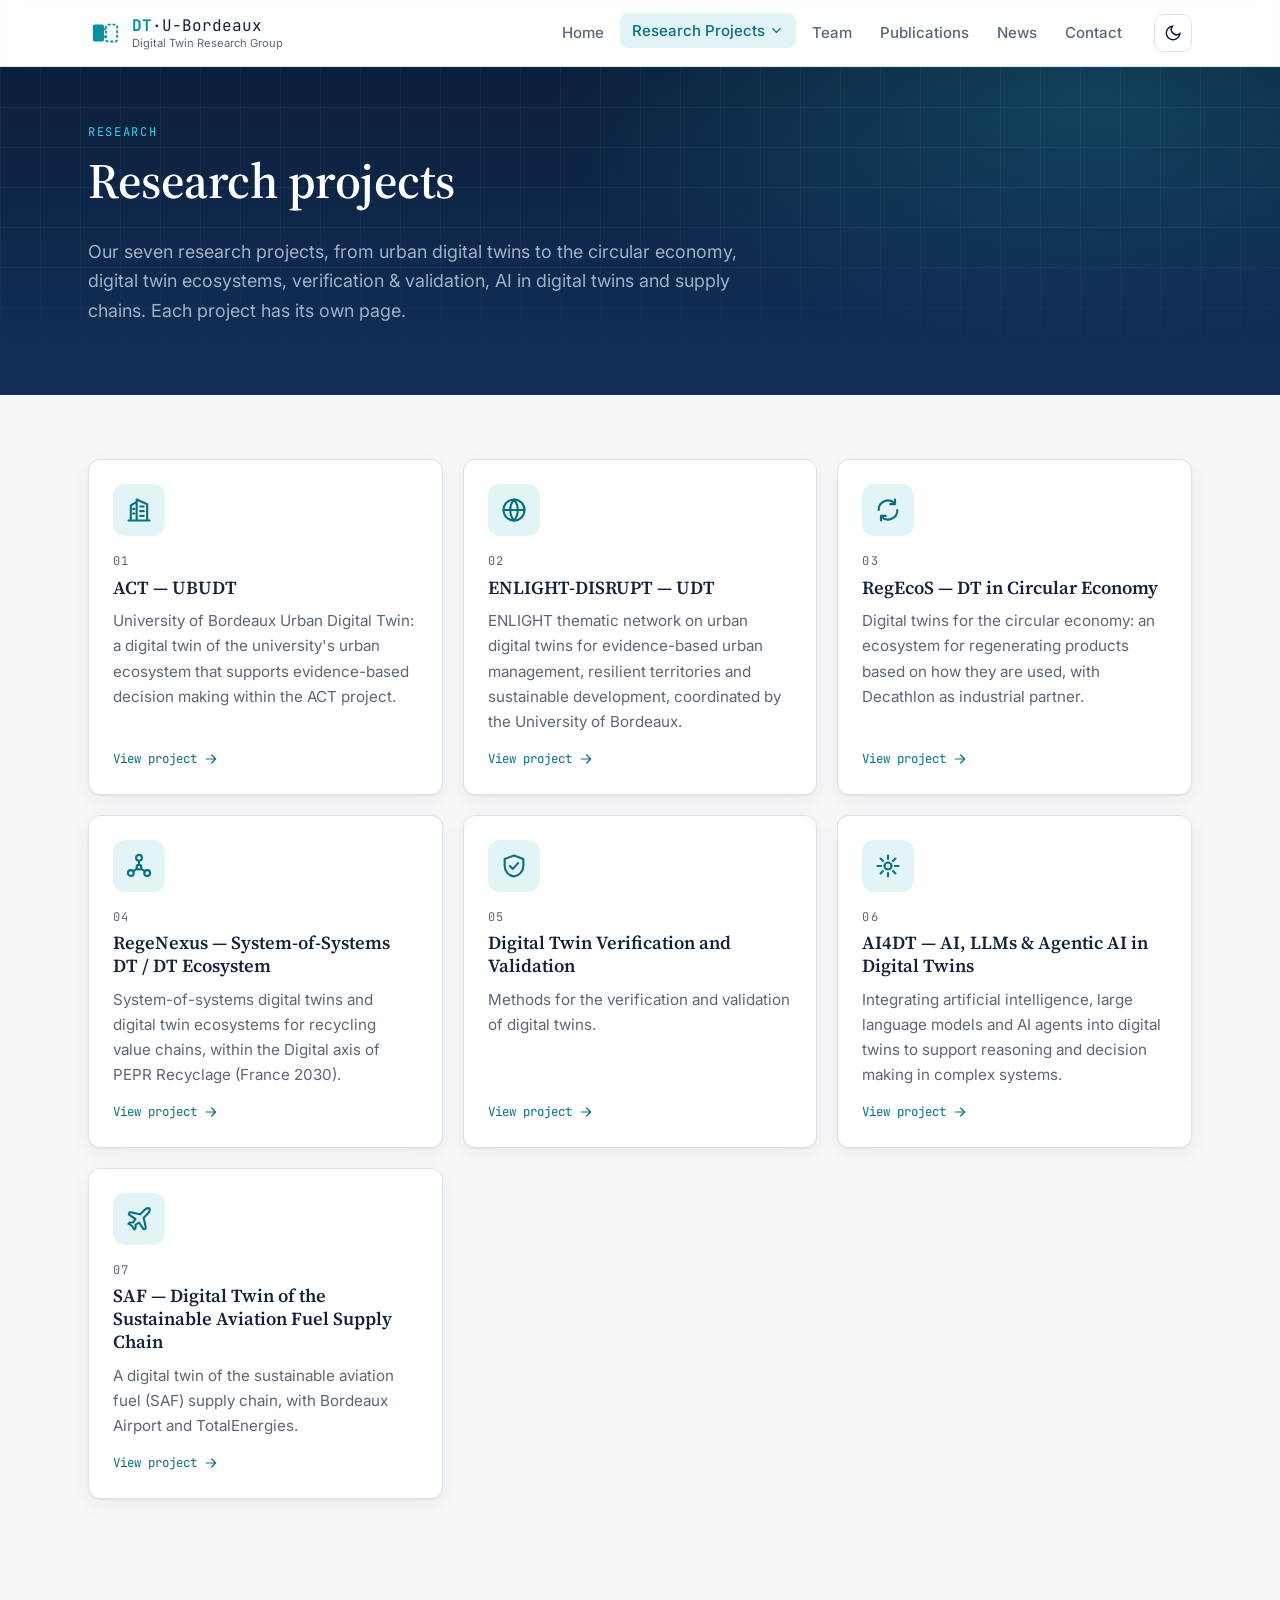
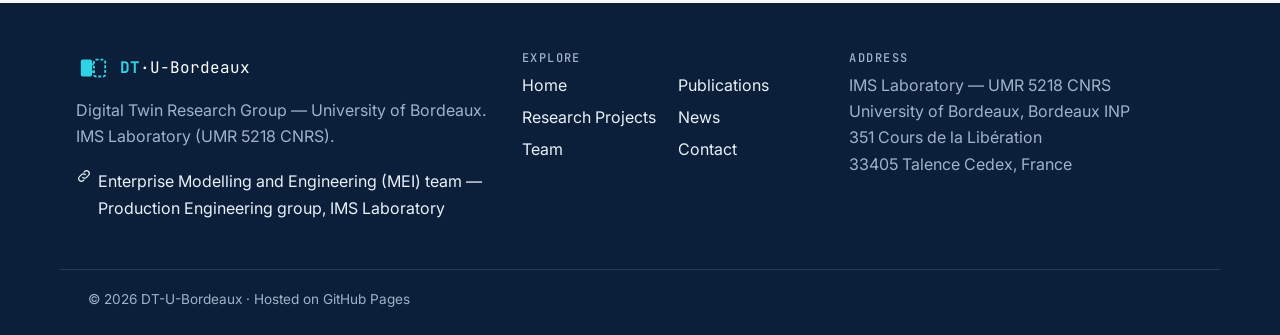
<file: research.html>
<!DOCTYPE html>
<html lang="en">
<head>
<meta charset="UTF-8">
<meta name="viewport" content="width=device-width, initial-scale=1.0">
<title>Research Projects — DT-U-Bordeaux — Digital Twin Research Group, University of Bordeaux</title>
<meta name="description" content="Main research projects of the Digital Twin Research Group, University of Bordeaux.">
<link rel="icon" href="favicon.svg" type="image/svg+xml">
<link rel="preconnect" href="https://fonts.googleapis.com">
<link rel="preconnect" href="https://fonts.gstatic.com" crossorigin>
<link href="https://fonts.googleapis.com/css2?family=Inter:wght@400;500;600&family=JetBrains+Mono:wght@400;500;600&family=Source+Serif+4:opsz,wght@8..60,500;8..60,600&display=swap" rel="stylesheet">
<link rel="stylesheet" href="styles.css?v=41">
<script>try{var t=localStorage.getItem("theme");if(t)document.documentElement.dataset.theme=t}catch(e){}</script>
</head>
<body data-page="research">
<header id="site-header"></header>
<main>
  <section class="page-hero">
    <div class="wrap">
      <span class="eyebrow">Research</span>
      <h1>Research projects</h1>
      <p class="lead">Our seven research projects, from urban digital twins to the circular economy, digital twin ecosystems, verification &amp; validation, AI in digital twins and supply chains. Each project has its own page.</p>
    </div>
  </section>
  <section class="section">
    <div class="wrap grid cards-3" id="research-projects"></div>
  </section>
</main>
<footer id="site-footer"></footer>
<script src="data.js?v=41"></script>
<script src="app.js?v=41"></script>
</body>
</html>
</file>
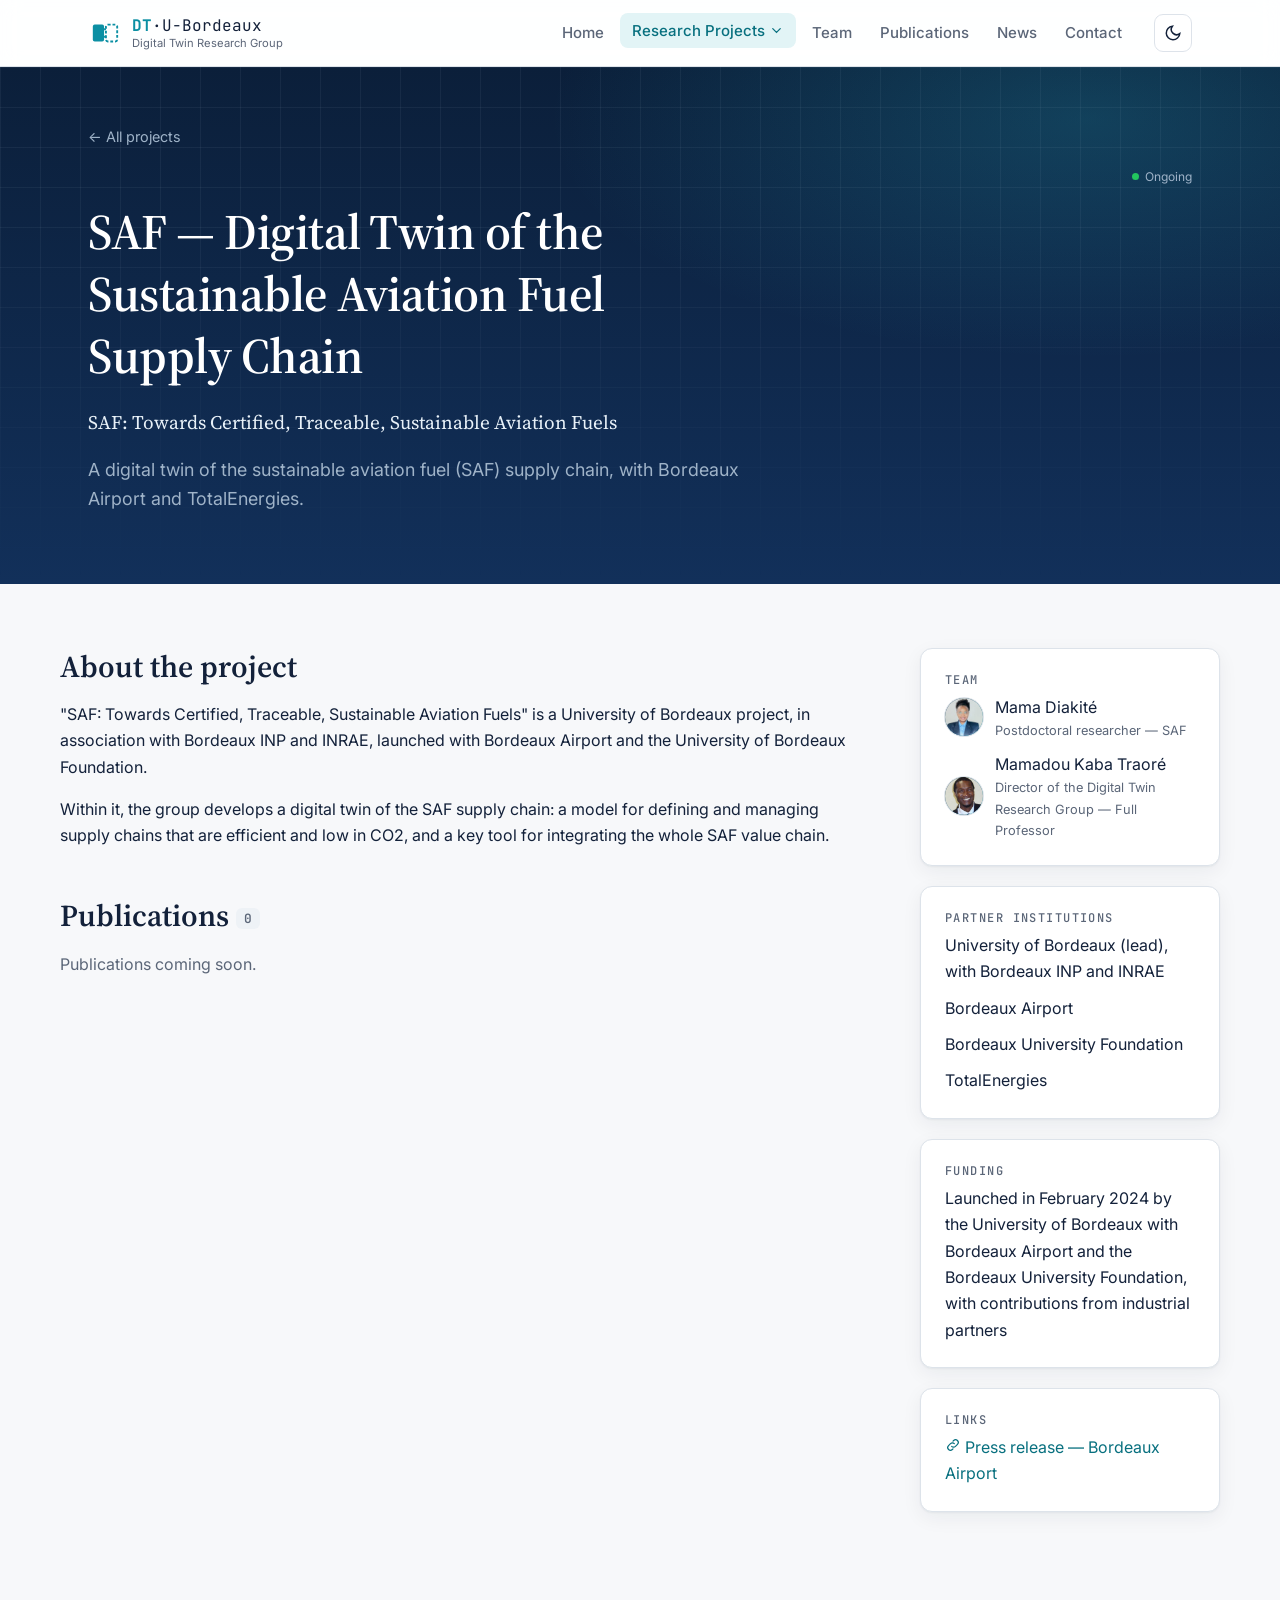
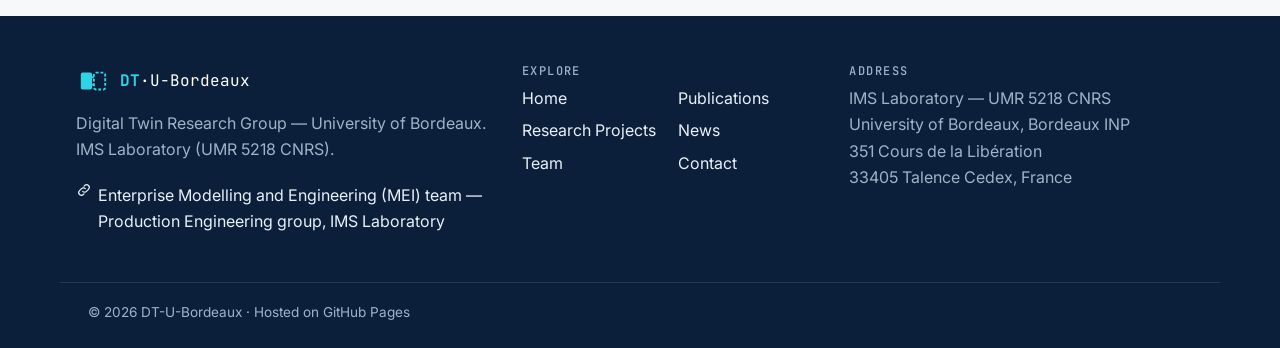
<file: saf.html>
<!DOCTYPE html>
<html lang="en">
<head>
<meta charset="UTF-8">
<meta name="viewport" content="width=device-width, initial-scale=1.0">
<title>SAF — DT-U-Bordeaux — Digital Twin Research Group, University of Bordeaux</title>
<meta name="description" content="A digital twin of the sustainable aviation fuel (SAF) supply chain, with Bordeaux Airport and TotalEnergies.">
<link rel="icon" href="favicon.svg" type="image/svg+xml">
<link rel="preconnect" href="https://fonts.googleapis.com">
<link rel="preconnect" href="https://fonts.gstatic.com" crossorigin>
<link href="https://fonts.googleapis.com/css2?family=Inter:wght@400;500;600&family=JetBrains+Mono:wght@400;500;600&family=Source+Serif+4:opsz,wght@8..60,500;8..60,600&display=swap" rel="stylesheet">
<link rel="stylesheet" href="styles.css?v=41">
<script>try{var t=localStorage.getItem("theme");if(t)document.documentElement.dataset.theme=t}catch(e){}</script>
</head>
<body data-page="project" data-project="saf">
<header id="site-header"></header>
<main>
  <div id="project-root"></div>
</main>
<footer id="site-footer"></footer>
<script src="data.js?v=41"></script>
<script src="app.js?v=41"></script>
</body>
</html>
</file>
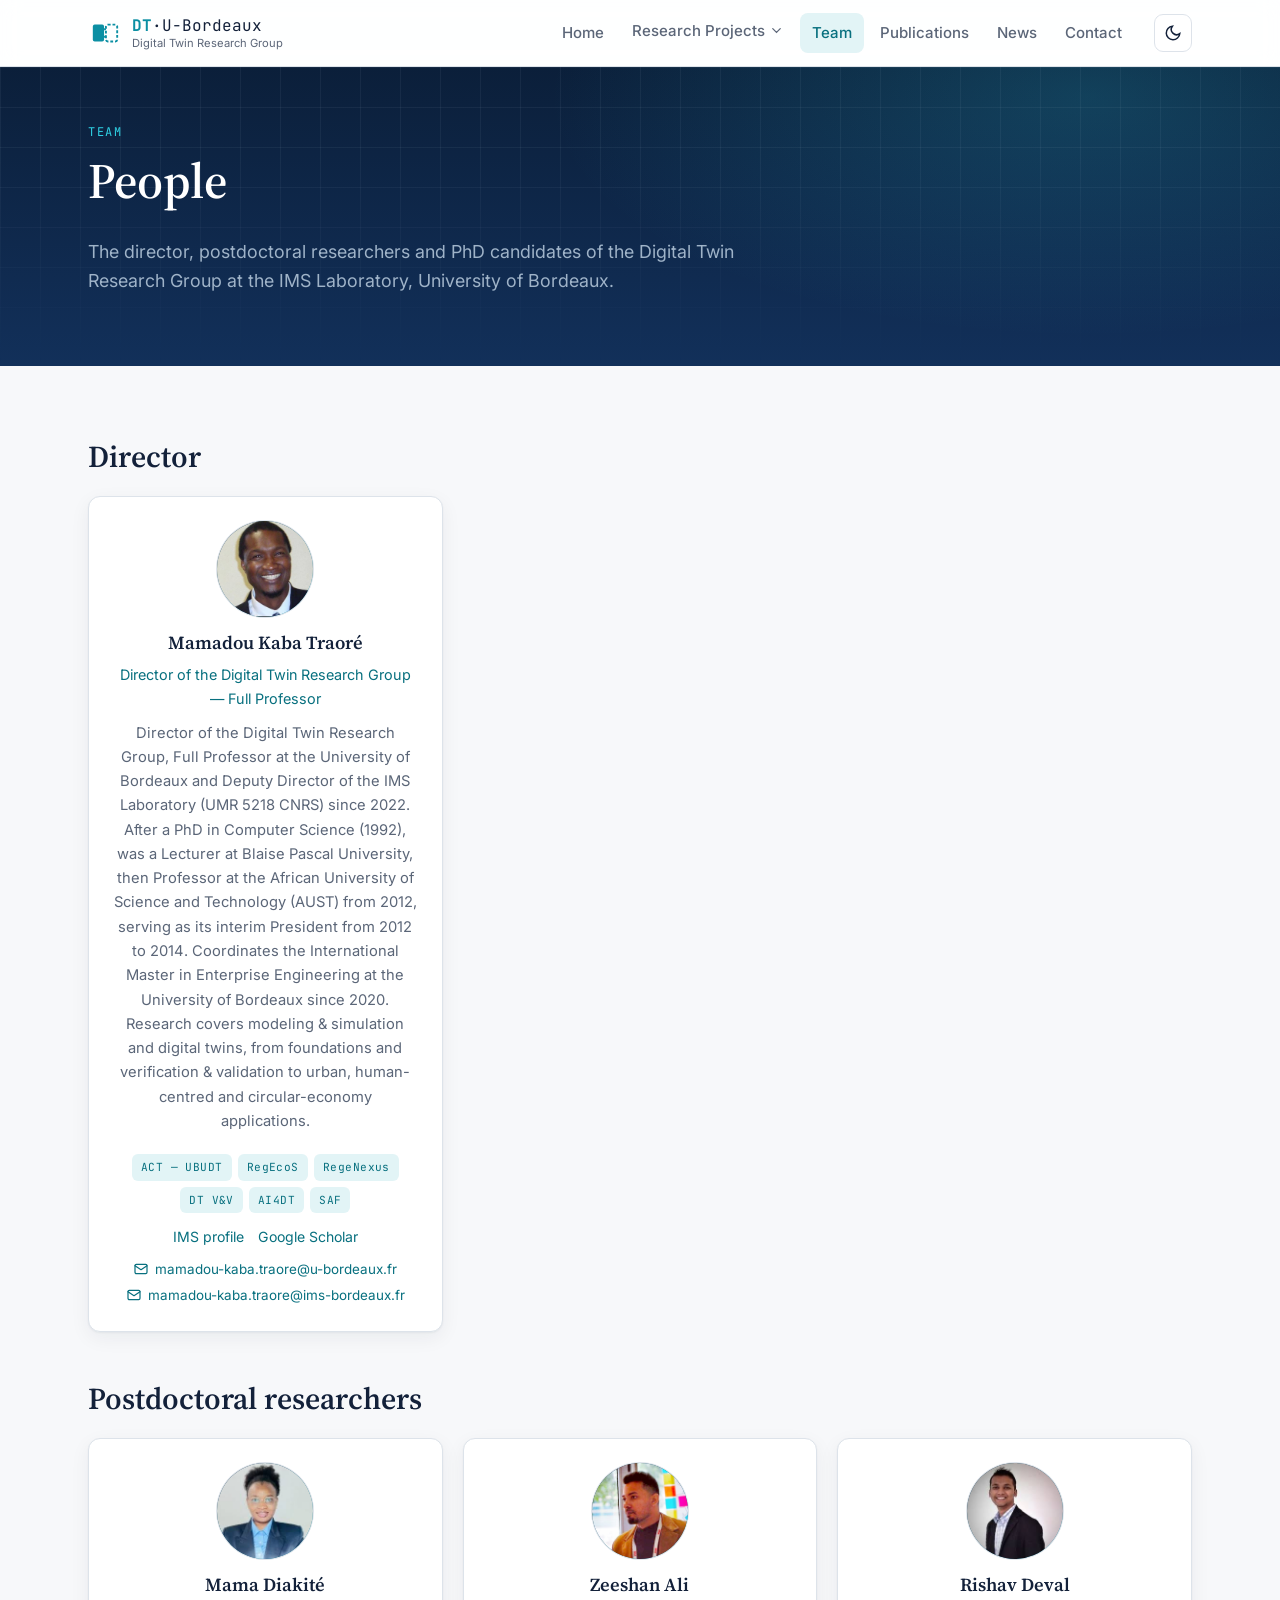
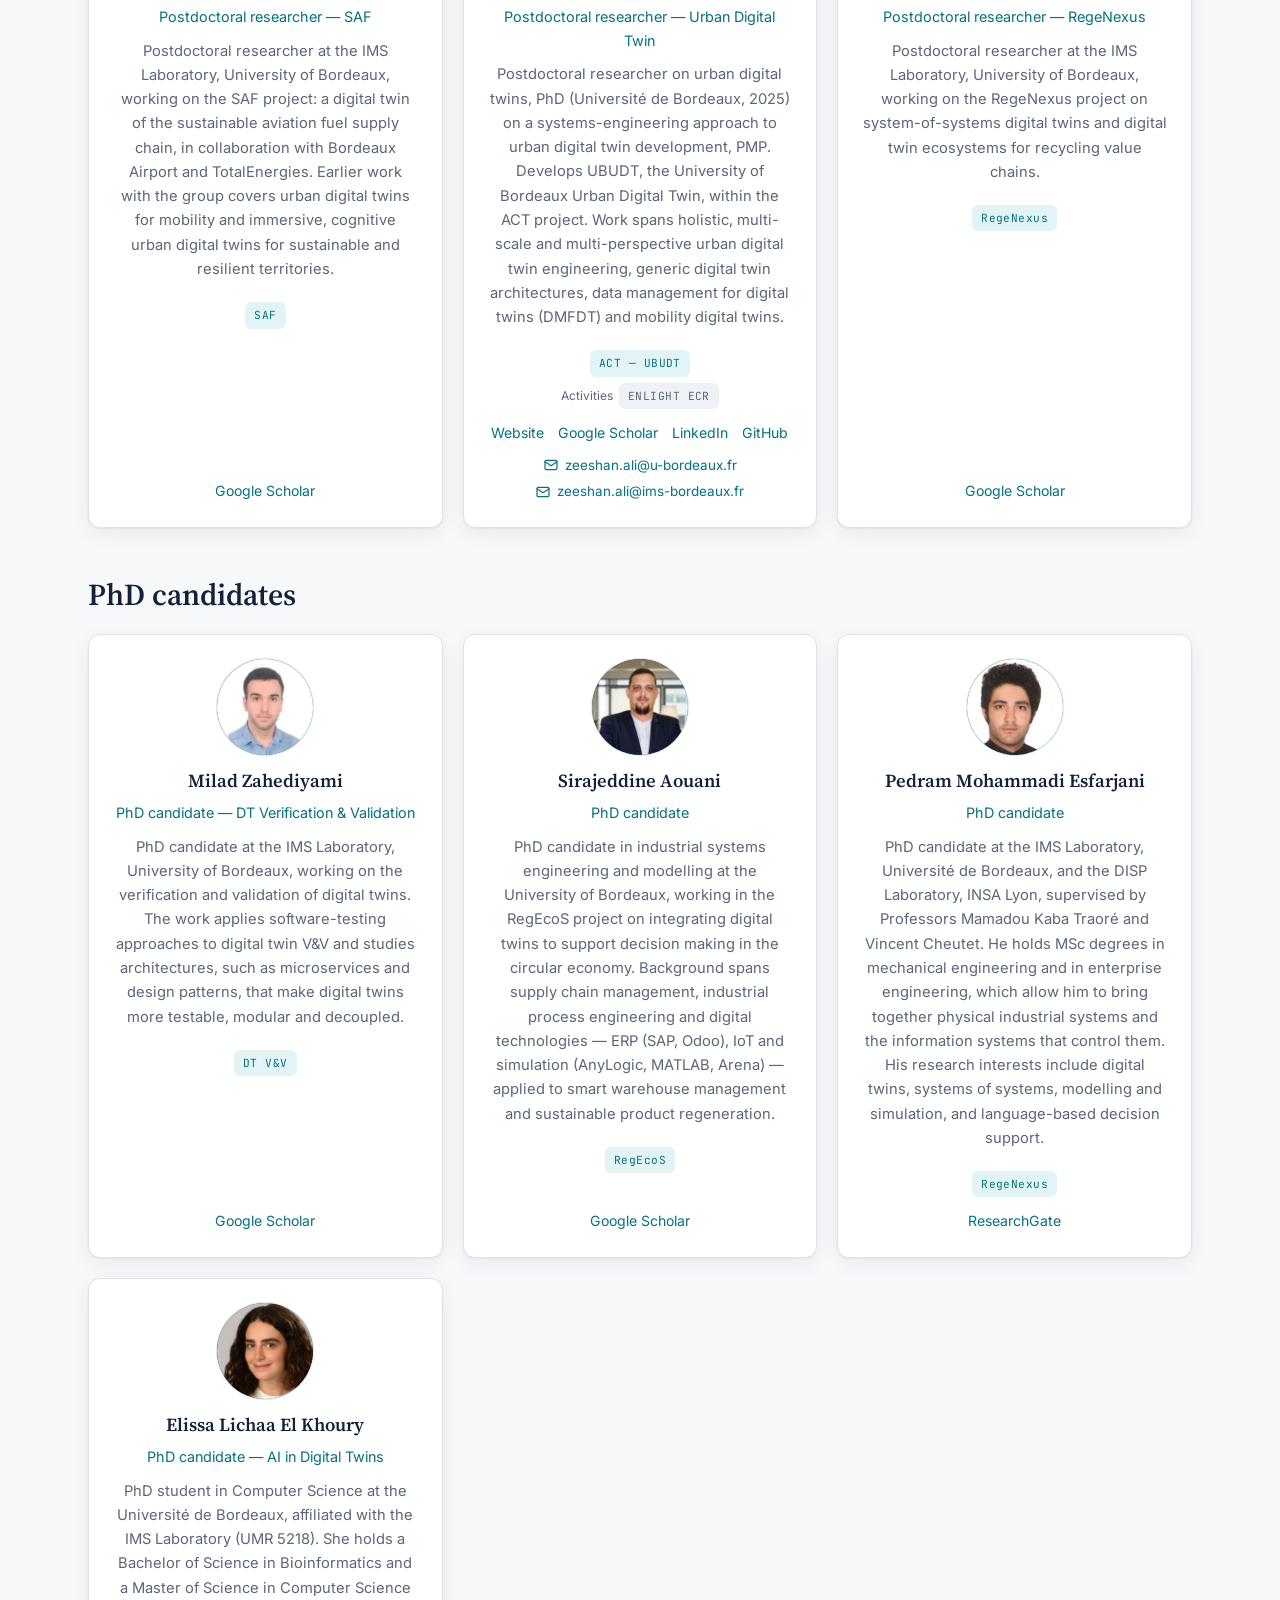
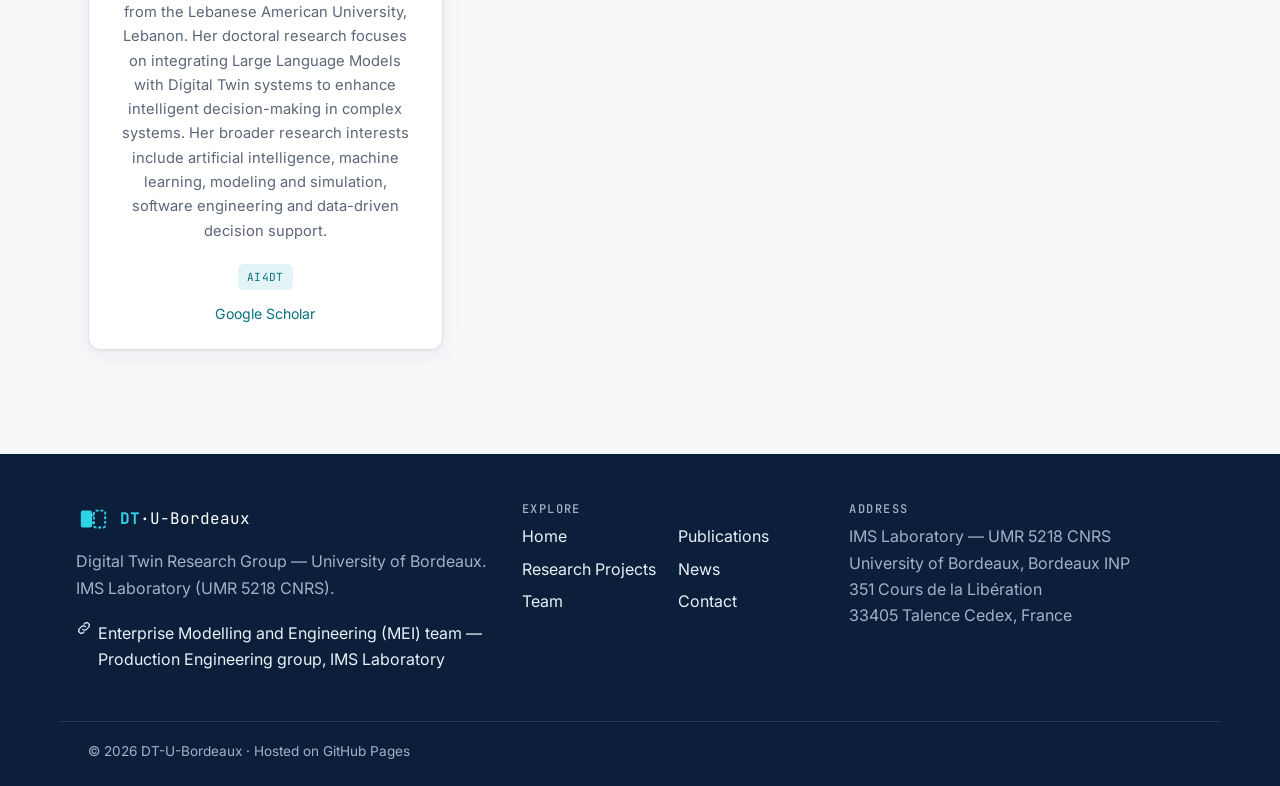
<file: team.html>
<!DOCTYPE html>
<html lang="en">
<head>
<meta charset="UTF-8">
<meta name="viewport" content="width=device-width, initial-scale=1.0">
<title>Team — DT-U-Bordeaux — Digital Twin Research Group, University of Bordeaux</title>
<meta name="description" content="Members of the Digital Twin Research Group, University of Bordeaux.">
<link rel="icon" href="favicon.svg" type="image/svg+xml">
<link rel="preconnect" href="https://fonts.googleapis.com">
<link rel="preconnect" href="https://fonts.gstatic.com" crossorigin>
<link href="https://fonts.googleapis.com/css2?family=Inter:wght@400;500;600&family=JetBrains+Mono:wght@400;500;600&family=Source+Serif+4:opsz,wght@8..60,500;8..60,600&display=swap" rel="stylesheet">
<link rel="stylesheet" href="styles.css?v=41">
<script>try{var t=localStorage.getItem("theme");if(t)document.documentElement.dataset.theme=t}catch(e){}</script>
</head>
<body data-page="team">
<header id="site-header"></header>
<main>
  <section class="page-hero">
    <div class="wrap">
      <span class="eyebrow">Team</span>
      <h1>People</h1>
      <p class="lead">The director, postdoctoral researchers and PhD candidates of the Digital Twin Research Group at the IMS Laboratory, University of Bordeaux.</p>
    </div>
  </section>
  <section class="section">
    <div class="wrap" id="team-grid"></div>
  </section>
</main>
<footer id="site-footer"></footer>
<script src="data.js?v=41"></script>
<script src="app.js?v=41"></script>
</body>
</html>
</file>
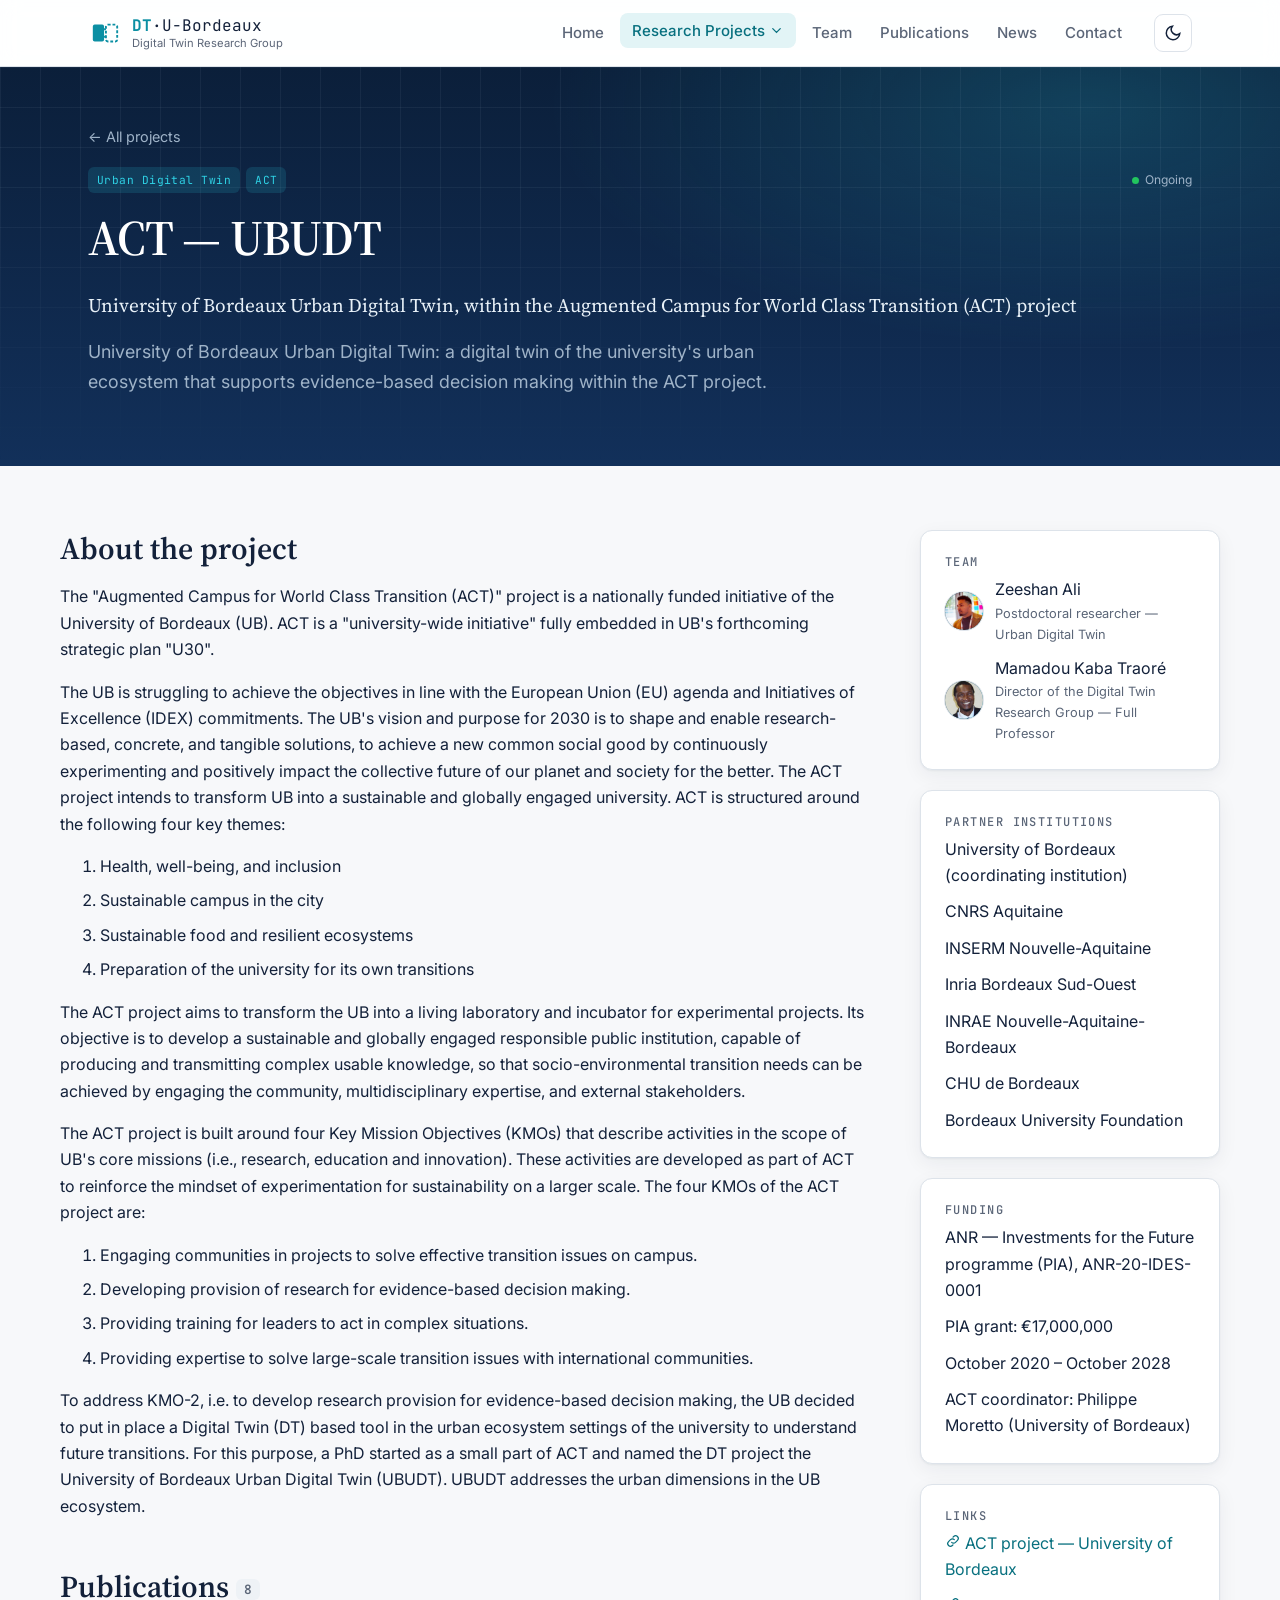
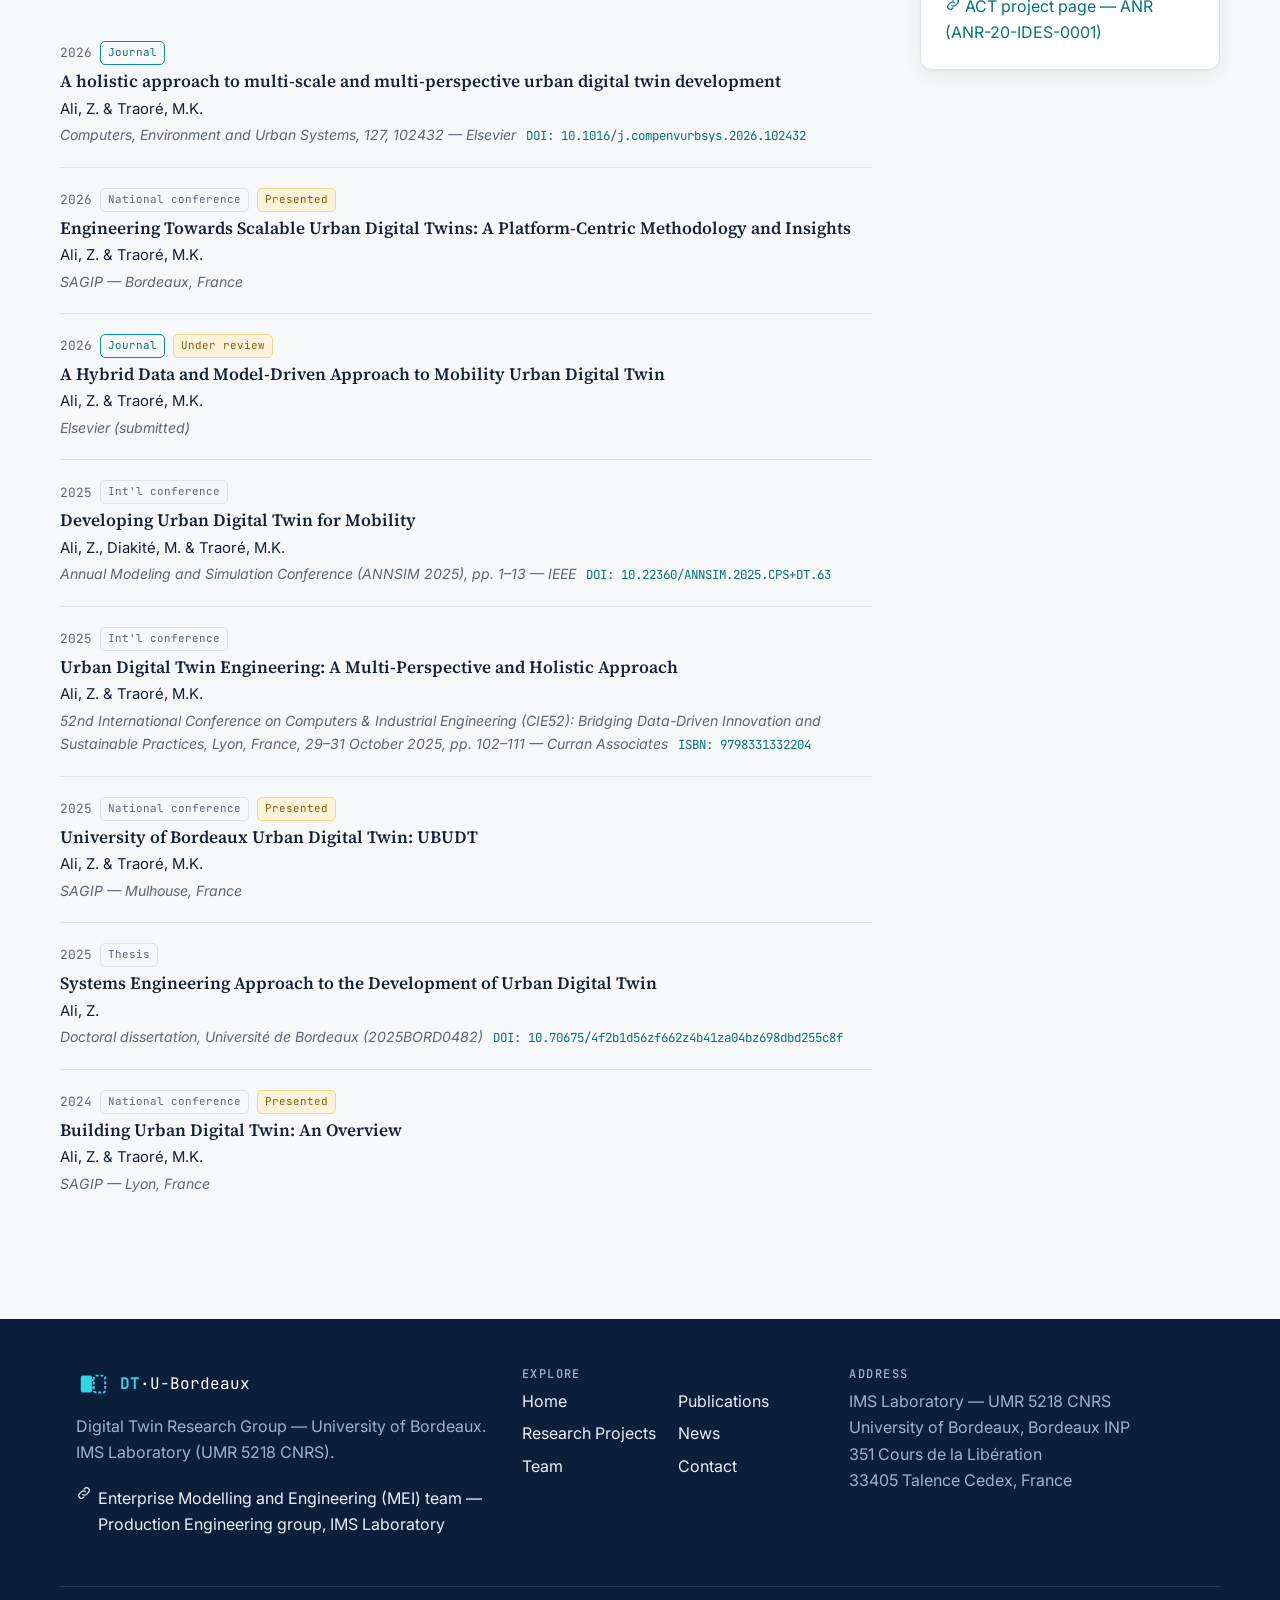
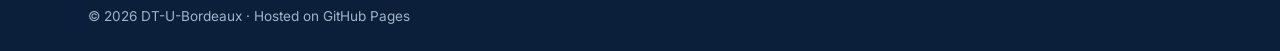
<file: ubudt.html>
<!DOCTYPE html>
<html lang="en">
<head>
<meta charset="UTF-8">
<meta name="viewport" content="width=device-width, initial-scale=1.0">
<title>ACT — UBUDT — DT-U-Bordeaux — Digital Twin Research Group, University of Bordeaux</title>
<meta name="description" content="University of Bordeaux Urban Digital Twin: a digital twin of the university's urban ecosystem that supports evidence-based decision making within the ACT project.">
<link rel="icon" href="favicon.svg" type="image/svg+xml">
<link rel="preconnect" href="https://fonts.googleapis.com">
<link rel="preconnect" href="https://fonts.gstatic.com" crossorigin>
<link href="https://fonts.googleapis.com/css2?family=Inter:wght@400;500;600&family=JetBrains+Mono:wght@400;500;600&family=Source+Serif+4:opsz,wght@8..60,500;8..60,600&display=swap" rel="stylesheet">
<link rel="stylesheet" href="styles.css?v=41">
<script>try{var t=localStorage.getItem("theme");if(t)document.documentElement.dataset.theme=t}catch(e){}</script>
</head>
<body data-page="project" data-project="ubudt">
<header id="site-header"></header>
<main>
  <div id="project-root"></div>
</main>
<footer id="site-footer"></footer>
<script src="data.js?v=41"></script>
<script src="app.js?v=41"></script>
</body>
</html>
</file>
<file: styles.css>
/* ==========================================================================
   DT-U-Bordeaux — academic structure with an engineering edge
   ========================================================================== */

:root {
  --bg: #f7f8fa;
  --surface: #ffffff;
  --surface-2: #eef2f6;
  --text: #13213a;
  --muted: #5b6678;
  --border: #dde3ea;
  --navy: #0b1f3a;
  --navy-2: #12305a;
  --accent: #0b8fa3;
  --accent-strong: #08707f;
  --accent-soft: #e2f4f6;
  --cyan: #2fd3e6;
  --on-dark: #e8f1f8;
  --on-dark-muted: #9fb3c8;
  --shadow: 0 1px 2px rgba(11, 31, 58, .05), 0 6px 20px rgba(11, 31, 58, .06);
  --radius: 12px;
  --serif: "Source Serif 4", Georgia, serif;
  --sans: "Inter", system-ui, -apple-system, "Segoe UI", sans-serif;
  --mono: "JetBrains Mono", ui-monospace, monospace;
}

@media (prefers-color-scheme: dark) {
  :root:not([data-theme="light"]) {
    --bg: #0a1220; --surface: #101b2d; --surface-2: #16243a; --text: #e6edf5; --muted: #95a3b6;
    --border: #22324a; --accent: #3cc8da; --accent-strong: #6fdbe8; --accent-soft: #10303a;
    --shadow: 0 1px 2px rgba(0,0,0,.3), 0 8px 24px rgba(0,0,0,.25);
  }
}
:root[data-theme="dark"] {
  --bg: #0a1220; --surface: #101b2d; --surface-2: #16243a; --text: #e6edf5; --muted: #95a3b6;
  --border: #22324a; --accent: #3cc8da; --accent-strong: #6fdbe8; --accent-soft: #10303a;
  --shadow: 0 1px 2px rgba(0,0,0,.3), 0 8px 24px rgba(0,0,0,.25);
}

* { box-sizing: border-box; }
html { scroll-behavior: smooth; }
body {
  margin: 0; background: var(--bg); color: var(--text);
  font: 16px/1.65 var(--sans); -webkit-font-smoothing: antialiased;
}
img { max-width: 100%; display: block; }
a { color: var(--accent-strong); text-decoration: none; }
a:hover { text-decoration: underline; }
h1, h2, h3, h4 { font-family: var(--serif); line-height: 1.25; margin: 0 0 .5em; font-weight: 600; }
h1 { font-size: clamp(2rem, 4.5vw, 3.1rem); letter-spacing: -.01em; }
h2 { font-size: clamp(1.45rem, 2.6vw, 1.9rem); }
h3 { font-size: 1.15rem; }
h4 { font-family: var(--mono); font-size: .75rem; text-transform: uppercase; letter-spacing: .12em; color: var(--muted); font-weight: 500; }
p { margin: 0 0 1em; }
.muted { color: var(--muted); }
.lead { font-size: 1.12rem; color: var(--muted); max-width: 62ch; }

.wrap { width: 100%; max-width: 1160px; margin: 0 auto; padding: 0 16px; }
@media (min-width: 720px) { .wrap { padding: 0 28px; } }
.section { padding: 64px 0; }
.section-head { display: flex; justify-content: space-between; align-items: end; gap: 16px; margin-bottom: 28px; flex-wrap: wrap; }
.section-head p { margin: 0; }
.eyebrow { font-family: var(--mono); font-size: .75rem; letter-spacing: .14em; text-transform: uppercase; color: var(--accent); margin-bottom: .6em; display: block; }
.ico { width: 20px; height: 20px; flex: none; }
.ico.sm { width: 16px; height: 16px; }
.ico.lg { width: 28px; height: 28px; }

/* ---------- Header ---------- */
#site-header {
  position: sticky; top: 0; z-index: 50;
  background: color-mix(in srgb, var(--surface) 88%, transparent);
  backdrop-filter: blur(10px); border-bottom: 1px solid var(--border);
}
.nav { display: flex; align-items: center; gap: 20px; height: 66px; }
.brand { display: flex; align-items: center; gap: 10px; color: var(--text); text-decoration: none !important; }
.brand-mark { width: 34px; height: 34px; color: var(--accent); display: grid; place-items: center; }
.brand-mark svg { width: 30px; height: 30px; }
.brand-text { font-family: var(--mono); font-size: 1rem; line-height: 1.1; display: flex; flex-direction: column; }
.brand-text strong { display: inline; color: var(--accent); }
.brand-text small { font-family: var(--sans); font-size: .7rem; color: var(--muted); margin-top: 3px; }
.links { display: flex; gap: 4px; margin-left: auto; }
.links a { padding: 8px 12px; border-radius: 8px; color: var(--muted); font-weight: 500; font-size: .94rem; text-decoration: none; }
.links a:hover { color: var(--text); background: var(--surface-2); }
.links a.active { color: var(--accent-strong); background: var(--accent-soft); }
.nav-right { display: flex; gap: 6px; }
.icon-btn { width: 38px; height: 38px; border-radius: 9px; border: 1px solid var(--border); background: var(--surface); color: var(--text); display: grid; place-items: center; cursor: pointer; }
.icon-btn svg { width: 18px; height: 18px; }
.menu-btn { display: none; }
@media (max-width: 880px) {
  .menu-btn { display: grid; }
  .nav-right { margin-left: auto; }
  .links { display: none; position: absolute; top: 66px; left: 0; right: 0; flex-direction: column; padding: 10px 16px 16px; background: var(--surface); border-bottom: 1px solid var(--border); }
  .links.open { display: flex; }
  .brand-text small { display: none; }
}

/* ---------- Hero (the "tech" layer) ---------- */
.hero, .page-hero {
  position: relative; overflow: hidden; color: var(--on-dark);
  background:
    radial-gradient(900px 400px at 85% 10%, rgba(47, 211, 230, .18), transparent 60%),
    linear-gradient(180deg, var(--navy) 0%, var(--navy-2) 100%);
}
.hero::before, .page-hero::before {
  content: ""; position: absolute; inset: 0; pointer-events: none;
  background-image: linear-gradient(rgba(159, 179, 200, .08) 1px, transparent 1px), linear-gradient(90deg, rgba(159, 179, 200, .08) 1px, transparent 1px);
  background-size: 40px 40px;
  mask-image: linear-gradient(180deg, #000 30%, transparent);
}
.hero .wrap, .page-hero .wrap { position: relative; }
.hero-grid { display: grid; grid-template-columns: 1.15fr .85fr; gap: 40px; align-items: center; padding-top: 80px; padding-bottom: 88px; }
.hero h1 { color: #fff; }
.hero h1 em { font-style: normal; color: var(--cyan); }
.hero .lead, .page-hero .lead { color: var(--on-dark-muted); }
.hero .eyebrow, .page-hero .eyebrow { color: var(--cyan); }
.affil { font-family: var(--mono); font-size: .82rem; color: var(--on-dark-muted); display: flex; gap: 8px; align-items: center; margin-bottom: 28px; }
.affil .ico { color: var(--cyan); width: 16px; height: 16px; }
.btns { display: flex; gap: 12px; flex-wrap: wrap; }
.btn { display: inline-flex; align-items: center; gap: 8px; padding: 11px 20px; border-radius: 10px; font-weight: 600; font-size: .95rem; text-decoration: none !important; border: 1px solid transparent; }
.btn-primary { background: var(--cyan); color: var(--navy); }
.btn-primary:hover { background: #5ee0ef; }
.btn-ghost { border-color: rgba(159, 179, 200, .4); color: var(--on-dark); }
.btn-ghost:hover { background: rgba(255, 255, 255, .06); }
.hero-visual svg { width: 100%; height: auto; }
.hero-visual .edge { stroke: rgba(47, 211, 230, .45); stroke-width: 1.4; }
.hero-visual .ghost { stroke: rgba(159, 179, 200, .5); stroke-dasharray: 4 4; fill: none; }
.hero-visual .label { fill: var(--on-dark-muted); font: 11px var(--mono); letter-spacing: .08em; }
/* Physical twin: solid cyan rings and dots. Digital twin: dashed, light rings
   with hollow centres. Phase classes t0-t3 mark each physical node and its
   twin, so both sides switch on and off together. An 18 s cycle of twelve
   1.5 s steps mixes single pairs and two pairs at once:
   t0, t1, t2, t3, t0+t2, t1+t3, t2, t0, t2+t3, t1, t0+t3, t2. */
.hero-visual .ring, .hero-visual .dot { animation: 18s linear infinite; }
.hero-visual .phys .ring { fill: var(--navy); stroke: var(--cyan); stroke-width: 2; }
.hero-visual .phys .dot { fill: var(--cyan); }
.hero-visual .digi .ring { fill: rgba(11, 31, 58, .6); stroke: var(--on-dark); stroke-width: 2; stroke-dasharray: 4 3; }
.hero-visual .digi .dot { fill: none; stroke: var(--on-dark); stroke-width: 1.6; }
.hero-visual .ring.t0 { animation-name: ring-t0; }
.hero-visual .dot.t0 { animation-name: dot-t0; }
.hero-visual .ring.t1 { animation-name: ring-t1; }
.hero-visual .dot.t1 { animation-name: dot-t1; }
.hero-visual .ring.t2 { animation-name: ring-t2; }
.hero-visual .dot.t2 { animation-name: dot-t2; }
.hero-visual .ring.t3 { animation-name: ring-t3; }
.hero-visual .dot.t3 { animation-name: dot-t3; }
@keyframes ring-t0 {
  0%, 8.33%, 33.33%, 41.67%, 58.33%, 66.67%, 83.33%, 91.67%, 100% { stroke-opacity: .3; stroke-width: 2; filter: none; }
  0.6%, 7.73%, 33.93%, 41.07%, 58.93%, 66.07%, 83.93%, 91.07% { stroke-opacity: 1; stroke-width: 3; filter: drop-shadow(0 0 6px var(--cyan)); }
}
@keyframes dot-t0 {
  0%, 8.33%, 33.33%, 41.67%, 58.33%, 66.67%, 83.33%, 91.67%, 100% { opacity: .2; }
  0.6%, 7.73%, 33.93%, 41.07%, 58.93%, 66.07%, 83.93%, 91.07% { opacity: 1; }
}
@keyframes ring-t1 {
  0%, 8.33%, 16.67%, 41.67%, 50%, 75%, 83.33%, 100% { stroke-opacity: .3; stroke-width: 2; filter: none; }
  8.93%, 16.07%, 42.27%, 49.4%, 75.6%, 82.73% { stroke-opacity: 1; stroke-width: 3; filter: drop-shadow(0 0 6px var(--cyan)); }
}
@keyframes dot-t1 {
  0%, 8.33%, 16.67%, 41.67%, 50%, 75%, 83.33%, 100% { opacity: .2; }
  8.93%, 16.07%, 42.27%, 49.4%, 75.6%, 82.73% { opacity: 1; }
}
@keyframes ring-t2 {
  0%, 16.67%, 25%, 33.33%, 41.67%, 50%, 58.33%, 66.67%, 75%, 91.67%, 100% { stroke-opacity: .3; stroke-width: 2; filter: none; }
  17.27%, 24.4%, 33.93%, 41.07%, 50.6%, 57.73%, 67.27%, 74.4%, 92.27%, 99.4% { stroke-opacity: 1; stroke-width: 3; filter: drop-shadow(0 0 6px var(--cyan)); }
}
@keyframes dot-t2 {
  0%, 16.67%, 25%, 33.33%, 41.67%, 50%, 58.33%, 66.67%, 75%, 91.67%, 100% { opacity: .2; }
  17.27%, 24.4%, 33.93%, 41.07%, 50.6%, 57.73%, 67.27%, 74.4%, 92.27%, 99.4% { opacity: 1; }
}
@keyframes ring-t3 {
  0%, 25%, 33.33%, 41.67%, 50%, 66.67%, 75%, 83.33%, 91.67%, 100% { stroke-opacity: .3; stroke-width: 2; filter: none; }
  25.6%, 32.73%, 42.27%, 49.4%, 67.27%, 74.4%, 83.93%, 91.07% { stroke-opacity: 1; stroke-width: 3; filter: drop-shadow(0 0 6px var(--cyan)); }
}
@keyframes dot-t3 {
  0%, 25%, 33.33%, 41.67%, 50%, 66.67%, 75%, 83.33%, 91.67%, 100% { opacity: .2; }
  25.6%, 32.73%, 42.27%, 49.4%, 67.27%, 74.4%, 83.93%, 91.07% { opacity: 1; }
}
@media (prefers-reduced-motion: reduce) { .hero-visual .ring, .hero-visual .dot { animation: none; } }
@media (max-width: 880px) {
  .hero-grid { grid-template-columns: 1fr; padding-top: 56px; padding-bottom: 64px; }
  .hero-visual { max-width: 420px; }
}

.stats { display: grid; grid-template-columns: repeat(3, 1fr); gap: 1px; background: var(--border); border: 1px solid var(--border); border-radius: var(--radius); overflow: hidden; margin-top: -40px; position: relative; box-shadow: var(--shadow); }
.stat { background: var(--surface); padding: 22px 24px; }
.stat b { font-family: var(--mono); font-size: 1.9rem; font-weight: 600; color: var(--accent-strong); display: block; line-height: 1.1; }
.stat span { font-size: .88rem; color: var(--muted); }

.page-hero { padding: 56px 0 52px; }
.page-hero h1 { color: #fff; max-width: 24ch; }
.back { color: var(--on-dark-muted); font-size: .9rem; display: inline-block; margin-bottom: 18px; }

/* ---------- Cards & grids ---------- */
.grid { display: grid; gap: 20px; }
.cards-3 { grid-template-columns: repeat(auto-fill, minmax(280px, 1fr)); }
.cards-2 { grid-template-columns: repeat(auto-fill, minmax(320px, 1fr)); }
@media (max-width: 400px) { .cards-2, .cards-3 { grid-template-columns: 1fr; } }
.card { background: var(--surface); border: 1px solid var(--border); border-radius: var(--radius); padding: 24px; box-shadow: var(--shadow); }
a.card { color: var(--text); text-decoration: none; transition: border-color .15s, transform .15s; display: flex; flex-direction: column; }
a.card:hover { border-color: var(--accent); transform: translateY(-2px); }
a.card p { color: var(--muted); font-size: .95rem; }

.axis-icon { width: 52px; height: 52px; border-radius: 12px; display: grid; place-items: center; background: var(--accent-soft); color: var(--accent-strong); margin-bottom: 16px; flex: none; }
.axis .count, .more { margin-top: auto; font-family: var(--mono); font-size: .78rem; color: var(--accent-strong); display: inline-flex; align-items: center; gap: 6px; }

.card-top { display: flex; justify-content: space-between; align-items: center; gap: 10px; margin-bottom: 14px; flex-wrap: wrap; }
.chip { font-family: var(--mono); font-size: .7rem; letter-spacing: .04em; padding: 4px 9px; border-radius: 6px; background: var(--accent-soft); color: var(--accent-strong); display: inline-block; }
.chip-link { text-decoration: none !important; }
.chip-link:hover { background: var(--accent); color: #fff; }
.chip-dark { background: rgba(47, 211, 230, .14); color: var(--cyan); }
.status { font-size: .75rem; color: var(--muted); display: inline-flex; align-items: center; gap: 6px; }
.status::before { content: ""; width: 7px; height: 7px; border-radius: 50%; background: #22c55e; }
.status-dark { color: var(--on-dark-muted); }

.alt { background: var(--surface); border-top: 1px solid var(--border); border-bottom: 1px solid var(--border); }

/* ---------- Research ---------- */
.axis-block { padding: 48px 0; border-bottom: 1px solid var(--border); scroll-margin-top: 80px; }
.axis-block:last-child { border-bottom: 0; }
.axis-head { display: flex; gap: 18px; align-items: flex-start; margin-bottom: 24px; }

/* ---------- Project page ---------- */
.project-layout { display: grid; grid-template-columns: minmax(0, 1fr) 300px; gap: 48px; }
.project-layout h2 { margin-top: 1.6em; }
.project-layout h2:first-child { margin-top: 0; }
.sidebar { display: flex; flex-direction: column; gap: 20px; }
.mini-team, .plain { list-style: none; margin: 0; padding: 0; }
.mini-team li + li, .plain li + li { margin-top: 10px; }
.mini-team a { display: flex; gap: 12px; align-items: center; color: var(--text); }
.mini-team small { display: block; color: var(--muted); font-size: .8rem; }
.bullets li { margin-bottom: .5em; }
.count-badge { font-family: var(--mono); font-size: .8rem; background: var(--surface-2); color: var(--muted); padding: 2px 8px; border-radius: 6px; vertical-align: middle; }
@media (max-width: 880px) { .project-layout { grid-template-columns: 1fr; } }

/* ---------- Publications ---------- */
.pubs { list-style: none; margin: 0; padding: 0; }
.pub { padding: 20px 0; border-bottom: 1px solid var(--border); }
.pub:last-child { border-bottom: 0; }
.pub-meta { display: flex; gap: 8px; align-items: center; margin-bottom: 6px; flex-wrap: wrap; }
.pub-year { font-family: var(--mono); font-size: .8rem; color: var(--muted); }
.tag { font-family: var(--mono); font-size: .68rem; padding: 2px 7px; border-radius: 5px; border: 1px solid var(--border); color: var(--muted); }
.tag-journal { border-color: var(--accent); color: var(--accent-strong); }
.tag-status { background: #fff4db; border-color: #f2d48a; color: #8a5a00; }
:root[data-theme="dark"] .tag-status { background: #3a2c08; border-color: #6b5214; color: #f2d48a; }
@media (prefers-color-scheme: dark) { :root:not([data-theme="light"]) .tag-status { background: #3a2c08; border-color: #6b5214; color: #f2d48a; } }
.pub-title { font-size: 1.08rem; margin-bottom: 4px; }
.pub-authors { margin: 0 0 2px; font-size: .93rem; }
.pub-venue { margin: 0; font-size: .88rem; color: var(--muted); font-style: italic; }
.pub-venue a { font-style: normal; font-family: var(--mono); font-size: .78rem; margin-left: 6px; word-break: break-all; }
.pub-projects { margin-top: 8px; display: flex; gap: 6px; flex-wrap: wrap; }
.year-head { font-family: var(--mono); font-size: 1rem; color: var(--accent); margin: 28px 0 0; padding-bottom: 8px; border-bottom: 2px solid var(--accent-soft); }
.filters { display: flex; flex-wrap: wrap; gap: 10px; align-items: center; margin-bottom: 8px; }
.filter { font: 500 .88rem var(--sans); padding: 7px 12px; border-radius: 8px; border: 1px solid var(--border); background: var(--surface); color: var(--muted); cursor: pointer; }
.filter span { font-family: var(--mono); font-size: .75rem; opacity: .7; margin-left: 4px; }
.filter.active { background: var(--navy); border-color: var(--navy); color: #fff; }
:root[data-theme="dark"] .filter.active { background: var(--accent); border-color: var(--accent); color: var(--navy); }
.controls { display: flex; gap: 10px; flex-wrap: wrap; margin-top: 12px; }
.controls input, .controls select { font: .94rem var(--sans); padding: 9px 12px; border-radius: 9px; border: 1px solid var(--border); background: var(--surface); color: var(--text); min-width: 0; }
.controls input { flex: 1 1 240px; }

/* ---------- Team ---------- */
.member { text-align: center; display: flex; flex-direction: column; align-items: center; }
.avatar { width: 96px; height: 96px; border-radius: 50%; overflow: hidden; display: grid; place-items: center; background: linear-gradient(135deg, var(--navy), var(--accent)); color: #fff; font: 600 1.6rem var(--mono); margin-bottom: 14px; flex: none; }
.avatar img { width: 100%; height: 100%; object-fit: cover; }
.avatar.sm { width: 38px; height: 38px; font-size: .8rem; margin: 0; }
.role { color: var(--accent-strong); font-size: .9rem; margin-bottom: 10px; }
.bio { color: var(--muted); font-size: .92rem; }
.member-projects, .member-links { display: flex; gap: 6px; flex-wrap: wrap; justify-content: center; margin-top: 6px; }
.member-links { margin-top: auto; padding-top: 12px; gap: 14px; font-size: .88rem; }

/* ---------- News ---------- */
.news { list-style: none; margin: 0; padding: 0; }
.news-item { display: grid; grid-template-columns: 120px 1fr; gap: 20px; padding: 18px 0; border-bottom: 1px solid var(--border); }
.news-item:last-child { border-bottom: 0; }
.news-item time { font-family: var(--mono); font-size: .82rem; color: var(--accent-strong); padding-top: 3px; }
.news-item h3 { font-size: 1.02rem; margin-bottom: 4px; }
.news-item p { color: var(--muted); font-size: .93rem; margin-bottom: 8px; }
@media (max-width: 560px) { .news-item { grid-template-columns: 1fr; gap: 4px; } }

/* ---------- Contact ---------- */
.contact-grid { display: grid; grid-template-columns: repeat(auto-fit, minmax(260px, 1fr)); gap: 20px; }
.contact-grid .card h3 { display: flex; gap: 10px; align-items: center; }
.contact-grid .ico { color: var(--accent); }

/* ---------- Footer ---------- */
#site-footer { background: var(--navy); color: var(--on-dark); margin-top: 40px; }
#site-footer .muted { color: var(--on-dark-muted); }
#site-footer h4 { color: var(--on-dark-muted); }
#site-footer a { color: var(--on-dark); }
.footer-grid { display: grid; grid-template-columns: 1.4fr 1fr 1.2fr; gap: 32px; padding: 48px 16px 32px; }
.footer-brand { color: #fff; margin-bottom: 12px; }
.footer-brand .brand-mark { color: var(--cyan); }
.footer-brand strong { color: var(--cyan); }
.footer-links { list-style: none; padding: 0; margin: 0; columns: 2; }
.footer-links li { margin-bottom: 6px; }
.footer-bottom { border-top: 1px solid rgba(159, 179, 200, .18); padding-top: 18px; padding-bottom: 24px; font-size: .85rem; }
@media (max-width: 720px) { .footer-grid { grid-template-columns: 1fr; } }

/* ---------- Main projects & sub-projects ---------- */
.axis { display: flex; flex-direction: column; }
.axis-num { font-family: var(--mono); font-size: .75rem; color: var(--muted); letter-spacing: .1em; display: block; margin-bottom: 4px; }
.chip-plain { background: var(--surface-2); color: var(--muted); }
.mini-label { font-size: .75rem; color: var(--muted); align-self: center; }
.axis p { color: var(--muted); font-size: .95rem; }
.axis .more { margin-top: auto; }
.cards-4 { grid-template-columns: repeat(auto-fill, minmax(240px, 1fr)); }
.chips { display: flex; gap: 6px; flex-wrap: wrap; }

/* ---------- Research Projects dropdown ---------- */
.dropdown { position: relative; }
.drop-btn { display: inline-flex; align-items: center; gap: 4px; padding: 8px 12px; border-radius: 8px; border: 0; background: none; color: var(--muted); font: 500 .94rem var(--sans); cursor: pointer; }
.drop-btn svg { width: 15px; height: 15px; transition: transform .15s; }
.drop-btn[aria-expanded="true"] svg { transform: rotate(180deg); }
.drop-btn:hover { color: var(--text); background: var(--surface-2); }
.drop-btn.active { color: var(--accent-strong); background: var(--accent-soft); }
.drop-menu { display: none; position: absolute; top: calc(100% + 6px); left: 0; z-index: 20; width: 320px; padding: 8px; background: var(--surface); border: 1px solid var(--border); border-radius: var(--radius); box-shadow: var(--shadow); flex-direction: column; gap: 2px; }
.drop-menu.open { display: flex; }
.links .drop-menu a { display: block; }
.drop-menu a small { display: block; font-size: .78rem; font-weight: 400; color: var(--muted); line-height: 1.35; margin-top: 2px; }
@media (max-width: 880px) {
  .drop-btn { width: 100%; justify-content: space-between; }
  .drop-menu { position: static; width: auto; box-shadow: none; border: 0; padding: 0 0 0 12px; }
}
.full-name { font-family: var(--serif); font-size: 1.2rem; color: var(--on-dark); margin: -.2em 0 .8em; }
.avatar { box-shadow: 0 0 0 1px var(--border); }
.team-head { margin: 8px 0 20px; }
.team-head:not(:first-child) { margin-top: 48px; }
.footer-team { color: var(--cyan); display: inline-flex; gap: 6px; align-items: flex-start; }
.affiliation { display: flex; justify-content: space-between; align-items: center; gap: 24px; flex-wrap: wrap; }
.affiliation .lead { margin: 0; }
.btn-outline { border-color: var(--accent); color: var(--accent-strong); }
.btn-outline:hover { background: var(--accent-soft); }
.member-emails { display: flex; flex-direction: column; align-items: center; gap: 4px; margin-top: 10px; font-size: .84rem; }
.member-emails a { display: inline-flex; align-items: center; gap: 6px; word-break: break-all; }
.contact-person + .contact-person { margin-top: 18px; }
.contact-person strong { display: block; }
.contact-person small { display: block; color: var(--muted); font-size: .82rem; margin-bottom: 6px; }
.contact-person .member-emails { align-items: flex-start; margin-top: 0; }

/* ---------- Affiliation & partner logos ---------- */
.logo-grid { display: grid; grid-template-columns: repeat(auto-fill, minmax(136px, 1fr)); gap: 16px; margin-top: 32px; }
.logo-tile { display: flex; flex-direction: column; align-items: center; gap: 10px; text-decoration: none !important; color: var(--muted); }
.logo-box { width: 100%; height: 96px; display: grid; place-items: center; padding: 14px; background: #fff; border: 1px solid var(--border); border-radius: var(--radius); box-shadow: var(--shadow); transition: border-color .15s, transform .15s; }
.logo-box img { max-height: 64px; max-width: 100%; object-fit: contain; }
.logo-text { font: 600 .82rem/1.3 var(--sans); color: #13213a; text-align: center; }
a.logo-tile:hover .logo-box { border-color: var(--accent); transform: translateY(-2px); }
.logo-name { font-size: .78rem; text-align: center; line-height: 1.3; }
.logo-group { font-family: var(--mono); font-size: .75rem; letter-spacing: .12em; text-transform: uppercase; color: var(--muted); font-weight: 500; margin: 36px 0 0; }
.logo-group + .logo-grid { margin-top: 14px; }
.logo-tile:has(.logo-text) .logo-name { display: none; }   /* name already shown in the box */
</file>
